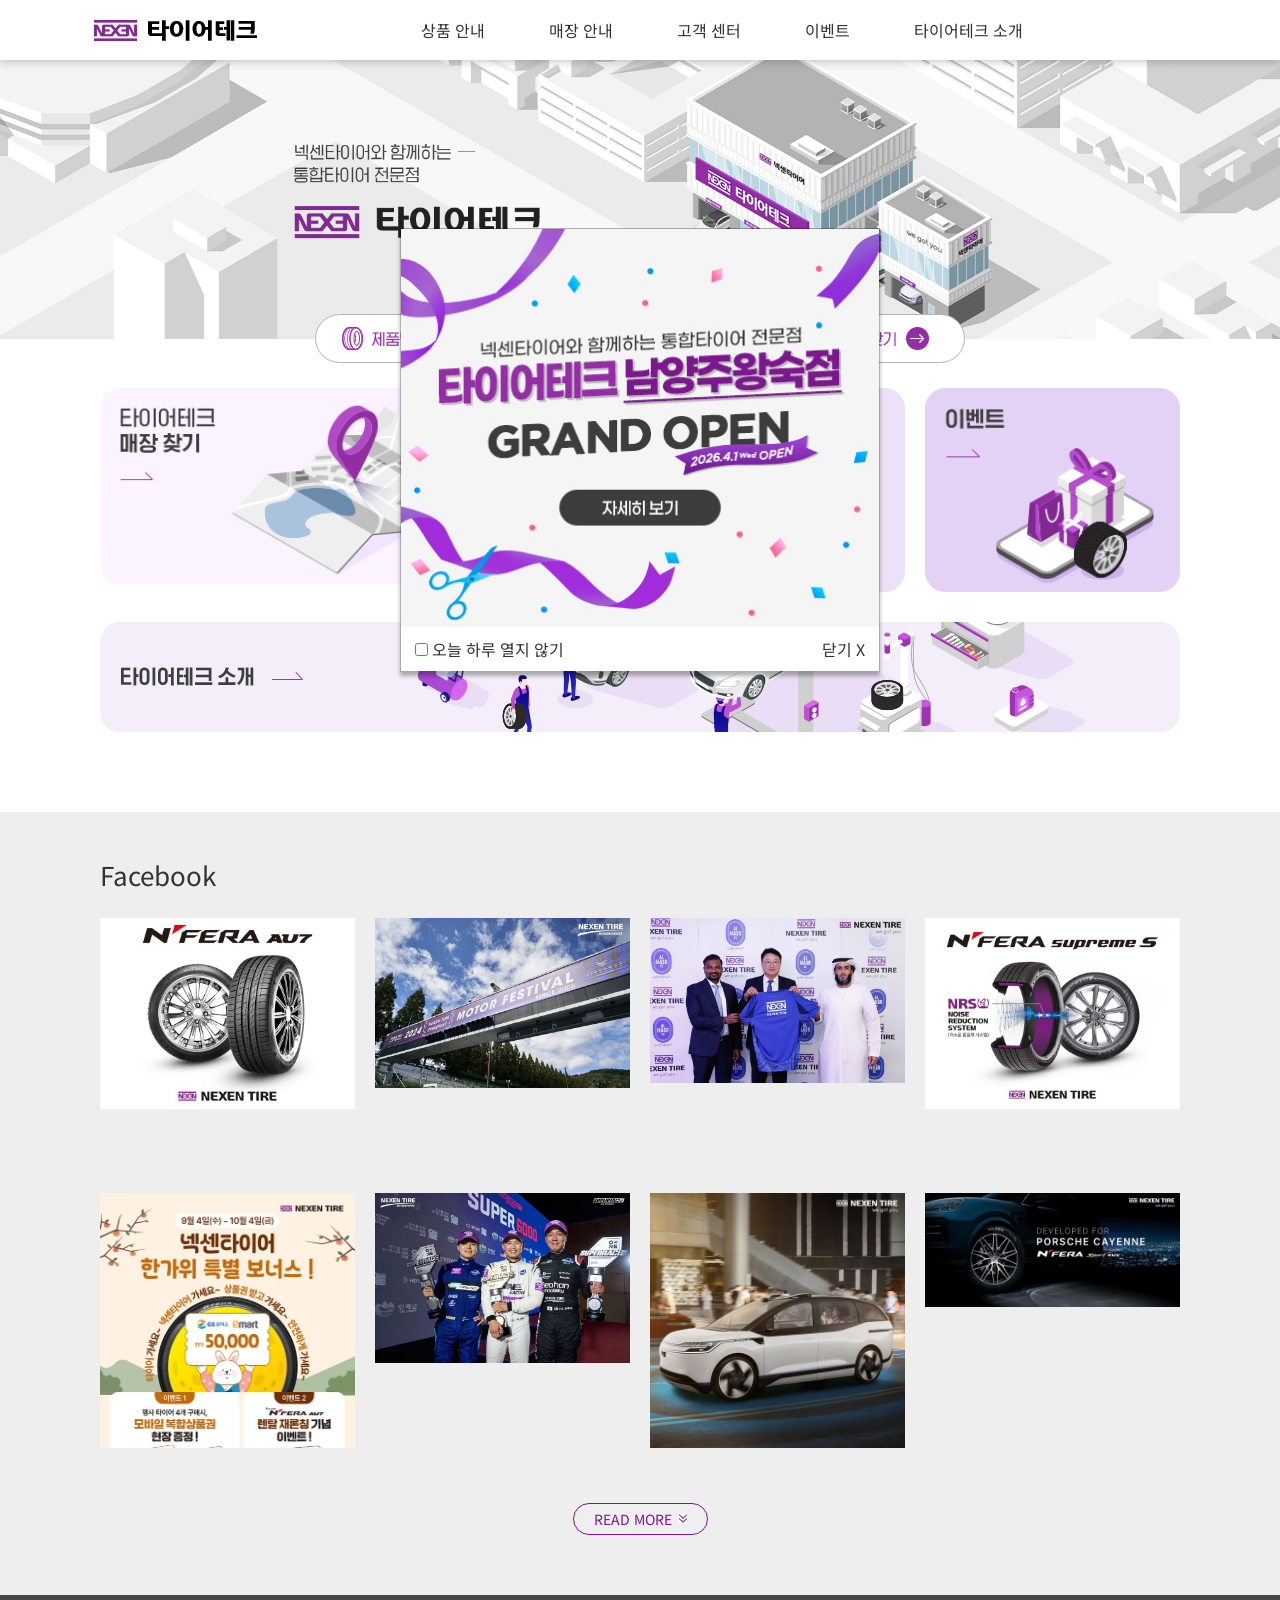
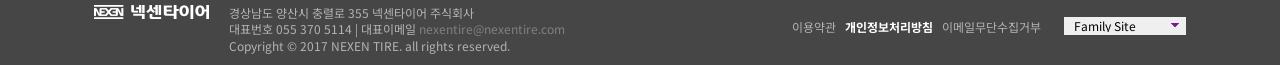
<file: index.html>
<!DOCTYPE html>
<html lang="ko">
<head>
    <meta charset="UTF-8">
    <meta name="viewport" content="width=device-width, initial-scale=1.0">
    <title>Tire-tech</title>
    
    <link rel="shortcut icon" href="img/favicon.ico" type="image/icon">
    <link rel="stylesheet" href="css/style.css">

    <script src="script/js.js" defer></script>
    <script src="script/index.js" defer></script>
</head>
<body>
    <div id="header_container">
        <header class="">
            <h1><a href="index.html">타이어테크</a></h1>
            <button class="trigger">
                <span class="bar"></span>
                <span class="bar"></span>
                <span class="bar"></span>
            </button>
            <nav class="gnb">
                <ul class="navList">
                    <li>
                        <a href="product1.html" class="mainBtn">
                            <span>상품 안내</span>
                            <div class="icon"></div>
                            <ul class="sub">
                                <li><a href="product1.html">내 차에 맞는 <br>타이어 찾기</a></li>
                                <li><a href="product2.html">승용차용</a></li>
                                <li><a href="product3.html">SUV용</a></li>
                                <li><a href="product4.html">전기차용</a></li>
                                <li><a href="product5.html">VAN & 소형트럭용</a></li>
                                <li><a href="product6.html">겨울용</a></li>
                                <li><a href="product7.html">보증제 안내</a></li>
                            </ul>
                        </a>
                    </li>
                    <li>
                        <a href="shop.html" class="mainBtn">
                            <span>매장 안내</span>
                            <div class="icon"></div>
                            <ul class="sub">
                                <li><a href="shop.html">매장 찾기</a></li>
                                <li><a href="shop.html">신규 매장 안내</a></li>
                                <li><a href="shop.html">우수 매장 안내</a></li>
                            </ul>
                        </a>
                    </li>
                    <li>
                        <a href="center.html" class="mainBtn">
                            <span>고객 센터</span>
                            <div class="icon"></div>
                            <ul class="sub">
                                <li><a href="center.html">공지</a></li>
                                <li><a href="center.html">고객 문의</a></li>
                                <li><a href="center.html">타이어 상식</a></li>
                                <li><a href="center.html">타이어 자가 진단</a></li>
                            </ul>
                        </a>
                    </li>
                    <li>
                        <a href="event.html" class="mainBtn">
                            <span>이벤트</span>
                            <div class="icon"></div>
                            <ul class="sub">
                                <li><a href="event.html">이벤트</a></li>
                            </ul>
                        </a>
                    </li>
                    <li>
                        <a href="about.html" class="mainBtn">
                            <span>타이어테크 소개</span>
                            <div class="icon"></div>
                            <ul class="sub">
                                <li><a href="about.html">타이어테크 소개</a></li>
                                <li><a href="about.html">타이어 테크</a></li>
                                <li><a href="about.html">가맹점 개설 안내</a></li>
                                <li><a href="about.html">광고/홍보</a></li>
                            </ul>
                        </a>
                    </li>
                </ul>
            </nav>
        </header>
        <div class="sub_shadow"></div>
    </div>

    <div id="visual">
        <img src="img/keyvisual2.jpg" alt="데스크탑용 이미지" class="desktop">
        <img src="img/m_keyvisual.jpg" alt="모바일용 이미지" class="mobile">
    </div>

    <main class="main_container">
        <section class="search_wrap">
            <article class="search">
                <ul>
                    <li>
                        <a href="#">
                            <img src="img/find_01.png" alt="d제품명으로 찾기" class="desktop">
                            <img src="img/m_find_01.png" alt="m제품명으로 찾기 이미지" class="mobile">
                        </a>
                    </li>
                    <li>
                        <a href="#">
                            <img src="img/find_02.png" alt="d차종으로 찾기" class="desktop">
                            <img src="img/m_find_02.png" alt="m차종으로 찾기 이미지" class="mobile">
                        </a>
                    </li>
                    <li>
                        <a href="#">
                            <img src="img/find_03.png" alt="d사이즈로 찾기" class="desktop">
                            <img src="img/m_find_03.png" alt="m사이즈로 찾기 이미지" class="mobile">
                        </a>
                    </li>
                </ul>
            </article>
        </section>
        <section class="service_wrap">
            <div class="service">
                <article class="service_item1">
                    <a href="#">
                        <img src="img/block3_01.png" alt="d타이어테크 매장 찾기" class="desktop">
                        <img src="img/m_block3_01.png" alt="m타이어테크 매장 찾기" class="mobile">
                    </a>
                </article>

                <article class="service_item2">
                    <a href="#">
                        <img src="img/block3_02.png" alt="d고객문의" class="desktop">
                        <img src="img/m_block3_02.png" alt="m고객문의" class="mobile">
                    </a>
                </article>

                <article class="service_item3">
                    <a href="#">
                        <img src="img/block3_03.png" alt="d이벤트" class="desktop">
                        <img src="img/m_block3_03.png" alt="m이벤트" class="mobile">
                    </a>
                </article>

                <article class="service_item4">
                    <a href="#">
                        <img src="img/block3_04.png" alt="d소개" class="desktop">
                        <img src="img/m_block3_04.png" alt="m소개" class="mobile">
                    </a>
                </article>
            </div>
        </section>
    </main>

    <div id="sns_container">
        <div class="sns">
            <h3>Facebook</h3>
            <ul class="item_wrap">
                <li class="item">
                    <a href="#">
                        <figure><img src="img/sns/sns01.jpg" alt=""></figure>
                    </a>
                </li>
                <li class="item">
                    <a href="#">
                        <figure><img src="img/sns/sns02.jpg" alt=""></figure>
                    </a>
                </li>
                <li class="item">
                    <a href="#">
                        <figure><img src="img/sns/sns03.jpg" alt=""></figure>
                    </a>
                </li>
                <li class="item">
                    <a href="#">
                        <figure><img src="img/sns/sns04.jpg" alt=""></figure>
                    </a>
                </li>
                <li class="item">
                    <a href="#">
                        <figure><img src="img/sns/sns05.jpg" alt=""></figure>
                    </a>
                </li>
                <li class="item">
                    <a href="#">
                        <figure><img src="img/sns/sns06.jpg" alt=""></figure>
                    </a>
                </li>
                <li class="item">
                    <a href="#">
                        <figure><img src="img/sns/sns07.jpg" alt=""></figure>
                    </a>
                </li>
                <li class="item">
                    <a href="#">
                        <figure><img src="img/sns/sns08.jpg" alt=""></figure>
                    </a>
                </li>
            </ul>
            <div class="more">
                <button class="moreBtn">
                    <span>READ MORE</span>
                </button>
            </div>
            <ul class="item_wrap itemWrap2">
                <li class="item">
                    <a href="#">
                        <figure><img src="img/sns/sns01.jpg" alt=""></figure>
                    </a>
                </li>
                <li class="item">
                    <a href="#">
                        <figure><img src="img/sns/sns02.jpg" alt=""></figure>
                    </a>
                </li>
                <li class="item">
                    <a href="#">
                        <figure><img src="img/sns/sns03.jpg" alt=""></figure>
                    </a>
                </li>
                <li class="item">
                    <a href="#">
                        <figure><img src="img/sns/sns04.jpg" alt=""></figure>
                    </a>
                </li>
                <li class="item">
                    <a href="#">
                        <figure><img src="img/sns/sns05.jpg" alt=""></figure>
                    </a>
                </li>
                <li class="item">
                    <a href="#">
                        <figure><img src="img/sns/sns06.jpg" alt=""></figure>
                    </a>
                </li>
                <li class="item">
                    <a href="#">
                        <figure><img src="img/sns/sns07.jpg" alt=""></figure>
                    </a>
                </li>
                <li class="item">
                    <a href="#">
                        <figure><img src="img/sns/sns08.jpg" alt=""></figure>
                    </a>
                </li>
            </ul>
        </div>
    </div>

    <div id="footer_container">
        <footer>
            <div class="logo">
                <img src="img/footer_logo.png" alt="타이어테크 footer">
            </div>
            <div class="info">
                경상남도 양산시 충렬로 355 넥센타이어 주식회사<br>
                대표번호 055 370 5114 | 대표이메일 <a href="mailto:nexentire@nexentire.com">nexentire@nexentire.com</a><br>
				Copyright &copy; 2017 NEXEN TIRE. all rights reserved.
            </div>
            <div class="familySite_wrap">
                <select id="fam" onchange=" if(this.value != '')window.open( this.value ); ">
					<option value="">Family Site</option>
					<option value="http://www.nexentire.com/">넥센타이어</option>
					<option value="http://www.tirerental.co.kr">넥스트레벨</option>
					<option value="http://www.nexencorp.co.kr/">㈜넥센</option>
					<option value="http://www.knn.co.kr/">KNN</option>
					<option value="http://www.facebook.com/nexentire.korea">넥센타이어 페이스북</option>
					<option value="http://www.youtube.com/user/nexentireglobal">넥센타이어 유튜브</option>
				</select>
            </div>
            <div class="link_wrap">
                <a href="#">이용약관</a>
                <a href="#">개인정보처리방침</a>
                <a href="#">이메일무단수집거부</a>
            </div>
        </footer>
    </div>

    <div id="popup">
        <div class="popup_content">
            <figure>
                <img src="img/banner1.jpg" alt="">
            </figure>
            <div class="popup_footer">
                <label>
                    <input type="checkbox"> 오늘 하루 열지 않기
                </label>
                <a href="#" class="popup_close">닫기 X</a>
            </div>
        </div>
    </div>
</body>
</html>
</file>
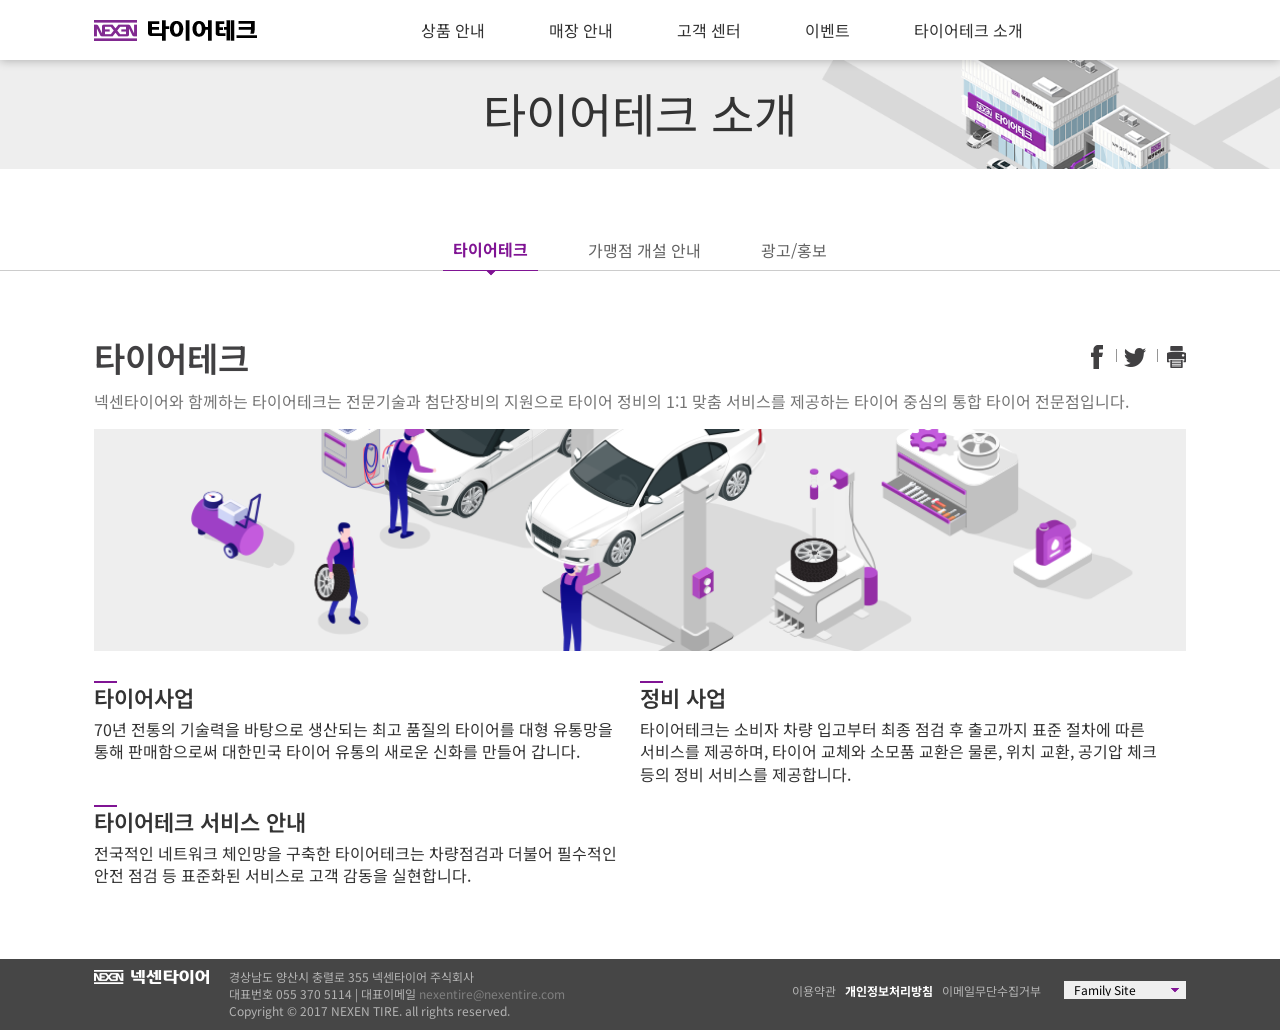
<file: about.html>
<!DOCTYPE html>
<html lang="ko">
<head>
    <meta charset="UTF-8">
    <meta name="viewport" content="width=device-width, initial-scale=1.0">
    <title>상품안내 Tire-tech</title>
    
    <link rel="shortcut icon" href="img/favicon.ico" type="image/icon">
    <link rel="stylesheet" href="css/style.css">

    <script src="script/js.js" defer></script>
</head>
<body>
    <div id="header_container">
        <header class="">
            <h1><a href="index.html">타이어테크</a></h1>
            <button class="trigger">
                <span class="bar"></span>
                <span class="bar"></span>
                <span class="bar"></span>
            </button>
            <nav class="gnb">
                <ul class="navList">
                    <li>
                        <a href="product1.html" class="mainBtn">
                            <span>상품 안내</span>
                            <div class="icon"></div>
                            <ul class="sub">
                                <li><a href="product1.html">내 차에 맞는 <br>타이어 찾기</a></li>
                                <li><a href="product2.html">승용차용</a></li>
                                <li><a href="product3.html">SUV용</a></li>
                                <li><a href="product4.html">전기차용</a></li>
                                <li><a href="product5.html">VAN & 소형트럭용</a></li>
                                <li><a href="product6.html">겨울용</a></li>
                                <li><a href="product7.html">보증제 안내</a></li>
                            </ul>
                        </a>
                    </li>
                    <li>
                        <a href="shop.html" class="mainBtn">
                            <span>매장 안내</span>
                            <div class="icon"></div>
                            <ul class="sub">
                                <li><a href="shop.html">매장 찾기</a></li>
                                <li><a href="shop.html">신규 매장 안내</a></li>
                                <li><a href="shop.html">우수 매장 안내</a></li>
                            </ul>
                        </a>
                    </li>
                    <li>
                        <a href="center.html" class="mainBtn">
                            <span>고객 센터</span>
                            <div class="icon"></div>
                            <ul class="sub">
                                <li><a href="center.html">공지</a></li>
                                <li><a href="center.html">고객 문의</a></li>
                                <li><a href="center.html">타이어 상식</a></li>
                                <li><a href="center.html">타이어 자가 진단</a></li>
                            </ul>
                        </a>
                    </li>
                    <li>
                        <a href="event.html" class="mainBtn">
                            <span>이벤트</span>
                            <div class="icon"></div>
                            <ul class="sub">
                                <li><a href="event.html">이벤트</a></li>
                            </ul>
                        </a>
                    </li>
                    <li>
                        <a href="about.html" class="mainBtn">
                            <span>타이어테크 소개</span>
                            <div class="icon"></div>
                            <ul class="sub">
                                <li><a href="about.html">타이어테크 소개</a></li>
                                <li><a href="about.html">타이어 테크</a></li>
                                <li><a href="about.html">가맹점 개설 안내</a></li>
                                <li><a href="about.html">광고/홍보</a></li>
                            </ul>
                        </a>
                    </li>
                </ul>
            </nav>
        </header>
        <div class="sub_shadow"></div>
    </div>

    <div id="sub_container">
        <div class="sub_visual">
            <div class="title">
                <h1>타이어테크 소개</h1>
            </div>
            <figure>
                <img src="img/sub/tiretech_keyvisual.png" alt="">
            </figure>
        </div>
        <!-- .sub_visual END -->
    </div>

    <div class="sub_nav">
        <div class="container">
            <table>
                <tr>		
                    <td class="active"><a href="about.html">타이어테크</a></td>
                    <td><a href="about.html">가맹점 개설 안내</a></td>
                    <td><a href="about.html">광고/홍보</a></td>
                </tr>
            </table>
        </div>
    </div>
    <!-- sub_nav END -->

    <!-- content_wrap -->
    <div class="content_wrap">
        <div class="container">
            <div class="sub_content">
                <!-- con_title -->
                <div class="con_title">
                    <div class="title_txt">
                        <h3>타이어테크</h3>
                        <span>넥센타이어와 함께하는 타이어테크는 전문기술과 첨단장비의 지원으로 타이어 정비의 1:1 맞춤 서비스를 제공하는 타이어 중심의 통합 타이어 전문점입니다.</span>
                    </div>
                    <div class="sns_btns">
                        <a href="#"><img src="img/sub/btn_sns1.gif" alt="페이스북"></a>
                        <a href="#"><img src="img/sub/btn_sns2.gif" alt="트위터"></a>
                        <a href="#"><img src="img/sub/btn_print.gif" alt="프린트"></a>
                    </div>
                </div>
                <!-- con_title END -->
            </div>

            <!-- sub_main -->
            <div class="sub_main">
                <!-- 서브 컨텐츠 내용들이 들어가는 곳 -->
                <figure class="title_img">
                    <img src="img/sub/tiretech_title.png" alt="">
                </figure>
            </div>
            <div class="tiretech_box_wrap">
                <ul>
                    <li>
                        <h4>타이어사업</h4>
                        <p>70년 전통의 기술력을 바탕으로 생산되는 최고 품질의 타이어를 대형 유통망을 통해 판매함으로써 대한민국 타이어 유통의 새로운 신화를 만들어 갑니다.</p>
                    </li>
                    <li>
                        <h4>정비 사업</h4>
                        <p>타이어테크는 소비자 차량 입고부터 최종 점검 후 출고까지 표준 절차에 따른 서비스를 제공하며, 타이어 교체와 소모품 교환은 물론, 위치 교환, 공기압 체크 등의 정비 서비스를 제공합니다.</p>
                    </li>
                    <li>
                        <h4>타이어테크 서비스 안내</h4>
                        <p>전국적인 네트워크 체인망을 구축한 타이어테크는 차량점검과 더불어 필수적인 안전 점검 등 표준화된 서비스로 고객 감동을 실현합니다.</p>
                    </li>
                </ul>
            </div>
            <!-- sub_main END -->
        </div>
    </div>
    <!-- content_wrap END -->

    <div id="footer_container">
        <footer>
            <div class="logo">
                <img src="img/footer_logo.png" alt="타이어테크 footer">
            </div>
            <div class="info">
                경상남도 양산시 충렬로 355 넥센타이어 주식회사<br>
                대표번호 055 370 5114 | 대표이메일 <a href="mailto:nexentire@nexentire.com">nexentire@nexentire.com</a><br>
				Copyright &copy; 2017 NEXEN TIRE. all rights reserved.
            </div>
            <div class="familySite_wrap">
                <select id="fam" onchange=" if(this.value != '')window.open( this.value ); ">
					<option value="">Family Site</option>
					<option value="http://www.nexentire.com/">넥센타이어</option>
					<option value="http://www.tirerental.co.kr">넥스트레벨</option>
					<option value="http://www.nexencorp.co.kr/">㈜넥센</option>
					<option value="http://www.knn.co.kr/">KNN</option>
					<option value="http://www.facebook.com/nexentire.korea">넥센타이어 페이스북</option>
					<option value="http://www.youtube.com/user/nexentireglobal">넥센타이어 유튜브</option>
				</select>
            </div>
            <div class="link_wrap">
                <a href="#">이용약관</a>
                <a href="#">개인정보처리방침</a>
                <a href="#">이메일무단수집거부</a>
            </div>
        </footer>
    </div>
</body>
</html>
</file>
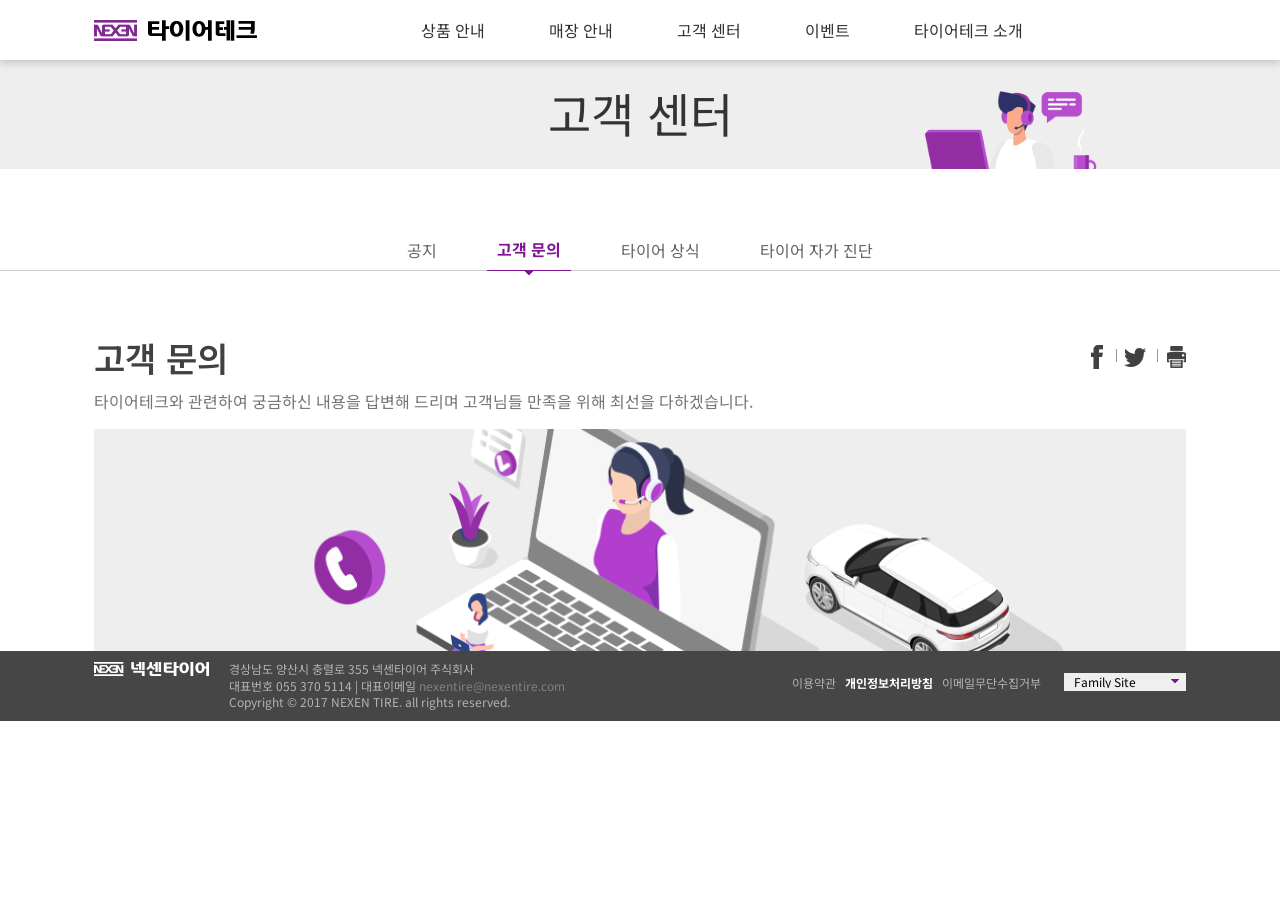
<file: center.html>
<!DOCTYPE html>
<html lang="ko">
<head>
    <meta charset="UTF-8">
    <meta name="viewport" content="width=device-width, initial-scale=1.0">
    <title>상품안내 Tire-tech</title>
    
    <link rel="shortcut icon" href="img/favicon.ico" type="image/icon">
    <link rel="stylesheet" href="css/style.css">

    <script src="script/js.js" defer></script>
</head>
<body>
    <div id="header_container">
        <header class="">
            <h1><a href="index.html">타이어테크</a></h1>
            <button class="trigger">
                <span class="bar"></span>
                <span class="bar"></span>
                <span class="bar"></span>
            </button>
            <nav class="gnb">
                <ul class="navList">
                    <li>
                        <a href="product1.html" class="mainBtn">
                            <span>상품 안내</span>
                            <div class="icon"></div>
                            <ul class="sub">
                                <li><a href="product1.html">내 차에 맞는 <br>타이어 찾기</a></li>
                                <li><a href="product2.html">승용차용</a></li>
                                <li><a href="product3.html">SUV용</a></li>
                                <li><a href="product4.html">전기차용</a></li>
                                <li><a href="product5.html">VAN & 소형트럭용</a></li>
                                <li><a href="product6.html">겨울용</a></li>
                                <li><a href="product7.html">보증제 안내</a></li>
                            </ul>
                        </a>
                    </li>
                    <li>
                        <a href="shop.html" class="mainBtn">
                            <span>매장 안내</span>
                            <div class="icon"></div>
                            <ul class="sub">
                                <li><a href="shop.html">매장 찾기</a></li>
                                <li><a href="shop.html">신규 매장 안내</a></li>
                                <li><a href="shop.html">우수 매장 안내</a></li>
                            </ul>
                        </a>
                    </li>
                    <li>
                        <a href="center.html" class="mainBtn">
                            <span>고객 센터</span>
                            <div class="icon"></div>
                            <ul class="sub">
                                <li><a href="center.html">공지</a></li>
                                <li><a href="center.html">고객 문의</a></li>
                                <li><a href="center.html">타이어 상식</a></li>
                                <li><a href="center.html">타이어 자가 진단</a></li>
                            </ul>
                        </a>
                    </li>
                    <li>
                        <a href="event.html" class="mainBtn">
                            <span>이벤트</span>
                            <div class="icon"></div>
                            <ul class="sub">
                                <li><a href="event.html">이벤트</a></li>
                            </ul>
                        </a>
                    </li>
                    <li>
                        <a href="about.html" class="mainBtn">
                            <span>타이어테크 소개</span>
                            <div class="icon"></div>
                            <ul class="sub">
                                <li><a href="about.html">타이어테크 소개</a></li>
                                <li><a href="about.html">타이어 테크</a></li>
                                <li><a href="about.html">가맹점 개설 안내</a></li>
                                <li><a href="about.html">광고/홍보</a></li>
                            </ul>
                        </a>
                    </li>
                </ul>
            </nav>
        </header>
        <div class="sub_shadow"></div>
    </div>

    <div id="sub_container">
        <div class="sub_visual">
            <div class="title">
                <h1>고객 센터</h1>
            </div>
            <figure>
                <img src="img/sub/customer_keyvisual.png" alt="">
            </figure>
        </div>
        <!-- .sub_visual END -->
    </div>

    <div class="sub_nav">
        <div class="container">
            <table>
                <tr>			
                    <td><a href="center.html">공지</a></td>
                    <td class="active"><a href="center.html">고객 문의</a></td>
                    <td><a href="center.html">타이어 상식</a></td>
                    <td><a href="center.html">타이어 자가 진단</a></td>
                </tr>
            </table>
        </div>
    </div>
    <!-- sub_nav END -->

    <!-- content_wrap -->
    <div class="content_wrap">
        <div class="container">
            <div class="sub_content">
                <!-- con_title -->
                <div class="con_title">
                    <div class="title_txt">
                        <h3>고객 문의</h3>
                        <span>타이어테크와 관련하여 궁금하신 내용을 답변해 드리며 고객님들 만족을 위해 최선을 다하겠습니다.</span>
                    </div>
                    <div class="sns_btns">
                        <a href="#"><img src="img/sub/btn_sns1.gif" alt="페이스북"></a>
                        <a href="#"><img src="img/sub/btn_sns2.gif" alt="트위터"></a>
                        <a href="#"><img src="img/sub/btn_print.gif" alt="프린트"></a>
                    </div>
                </div>
                <!-- con_title END -->
            </div>

            <!-- sub_main -->
            <div class="sub_main">
                <!-- 서브 컨텐츠 내용들이 들어가는 곳 -->
                <figure class="title_img">
                    <img src="img/sub/qna_title.png" alt="">
                </figure>
            </div>
            <!-- sub_main END -->

        </div>
    </div>
    <!-- content_wrap END -->

    <div id="footer_container">
        <footer>
            <div class="logo">
                <img src="img/footer_logo.png" alt="타이어테크 footer">
            </div>
            <div class="info">
                경상남도 양산시 충렬로 355 넥센타이어 주식회사<br>
                대표번호 055 370 5114 | 대표이메일 <a href="mailto:nexentire@nexentire.com">nexentire@nexentire.com</a><br>
				Copyright &copy; 2017 NEXEN TIRE. all rights reserved.
            </div>
            <div class="familySite_wrap">
                <select id="fam" onchange=" if(this.value != '')window.open( this.value ); ">
					<option value="">Family Site</option>
					<option value="http://www.nexentire.com/">넥센타이어</option>
					<option value="http://www.tirerental.co.kr">넥스트레벨</option>
					<option value="http://www.nexencorp.co.kr/">㈜넥센</option>
					<option value="http://www.knn.co.kr/">KNN</option>
					<option value="http://www.facebook.com/nexentire.korea">넥센타이어 페이스북</option>
					<option value="http://www.youtube.com/user/nexentireglobal">넥센타이어 유튜브</option>
				</select>
            </div>
            <div class="link_wrap">
                <a href="#">이용약관</a>
                <a href="#">개인정보처리방침</a>
                <a href="#">이메일무단수집거부</a>
            </div>
        </footer>
    </div>
</body>
</html>
</file>
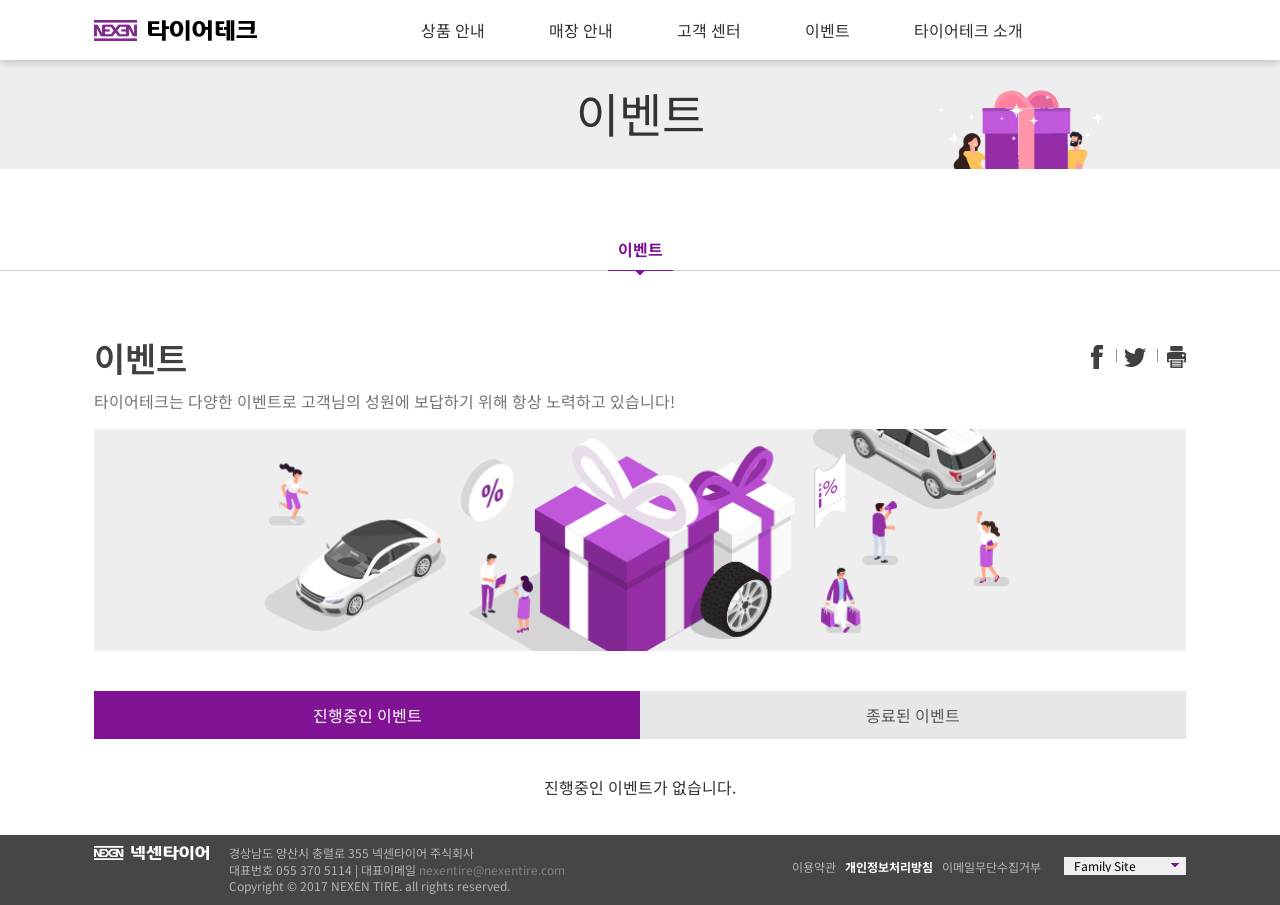
<file: event.html>
<!DOCTYPE html>
<html lang="ko">
<head>
    <meta charset="UTF-8">
    <meta name="viewport" content="width=device-width, initial-scale=1.0">
    <title>상품안내 Tire-tech</title>
    
    <link rel="shortcut icon" href="img/favicon.ico" type="image/icon">
    <link rel="stylesheet" href="css/style.css">

    <script src="script/js.js" defer></script>
</head>
<body>
    <div id="header_container">
        <header class="">
            <h1><a href="index.html">타이어테크</a></h1>
            <button class="trigger">
                <span class="bar"></span>
                <span class="bar"></span>
                <span class="bar"></span>
            </button>
            <nav class="gnb">
                <ul class="navList">
                    <li>
                        <a href="product1.html" class="mainBtn">
                            <span>상품 안내</span>
                            <div class="icon"></div>
                            <ul class="sub">
                                <li><a href="product1.html">내 차에 맞는 <br>타이어 찾기</a></li>
                                <li><a href="product2.html">승용차용</a></li>
                                <li><a href="product3.html">SUV용</a></li>
                                <li><a href="product4.html">전기차용</a></li>
                                <li><a href="product5.html">VAN & 소형트럭용</a></li>
                                <li><a href="product6.html">겨울용</a></li>
                                <li><a href="product7.html">보증제 안내</a></li>
                            </ul>
                        </a>
                    </li>
                    <li>
                        <a href="shop.html" class="mainBtn">
                            <span>매장 안내</span>
                            <div class="icon"></div>
                            <ul class="sub">
                                <li><a href="shop.html">매장 찾기</a></li>
                                <li><a href="shop.html">신규 매장 안내</a></li>
                                <li><a href="shop.html">우수 매장 안내</a></li>
                            </ul>
                        </a>
                    </li>
                    <li>
                        <a href="center.html" class="mainBtn">
                            <span>고객 센터</span>
                            <div class="icon"></div>
                            <ul class="sub">
                                <li><a href="center.html">공지</a></li>
                                <li><a href="center.html">고객 문의</a></li>
                                <li><a href="center.html">타이어 상식</a></li>
                                <li><a href="center.html">타이어 자가 진단</a></li>
                            </ul>
                        </a>
                    </li>
                    <li>
                        <a href="event.html" class="mainBtn">
                            <span>이벤트</span>
                            <div class="icon"></div>
                            <ul class="sub">
                                <li><a href="event.html">이벤트</a></li>
                            </ul>
                        </a>
                    </li>
                    <li>
                        <a href="about.html" class="mainBtn">
                            <span>타이어테크 소개</span>
                            <div class="icon"></div>
                            <ul class="sub">
                                <li><a href="about.html">타이어테크 소개</a></li>
                                <li><a href="about.html">타이어 테크</a></li>
                                <li><a href="about.html">가맹점 개설 안내</a></li>
                                <li><a href="about.html">광고/홍보</a></li>
                            </ul>
                        </a>
                    </li>
                </ul>
            </nav>
        </header>
        <div class="sub_shadow"></div>
    </div>

    <div id="sub_container">
        <div class="sub_visual">
            <div class="title">
                <h1>이벤트</h1>
            </div>
            <figure>
                <img src="img/sub/event_keyvisual.jpg" alt="">
            </figure>
        </div>
        <!-- .sub_visual END -->
    </div>

    <div class="sub_nav">
        <div class="container">
            <table>
                <tr>
                    <td class="active"><a href="event.html">이벤트</a></td>
                </tr>
            </table>
        </div>
    </div>
    <!-- sub_nav END -->

    <!-- content_wrap -->
    <div class="content_wrap">
        <div class="container">
            <div class="sub_content">
                <!-- con_title -->
                <div class="con_title">
                    <div class="title_txt">
                        <h3>이벤트</h3>
                        <span>타이어테크는 다양한 이벤트로 고객님의 성원에 보답하기 위해 항상 노력하고 있습니다!</span>
                    </div>
                    <div class="sns_btns">
                        <a href="#"><img src="img/sub/btn_sns1.gif" alt="페이스북"></a>
                        <a href="#"><img src="img/sub/btn_sns2.gif" alt="트위터"></a>
                        <a href="#"><img src="img/sub/btn_print.gif" alt="프린트"></a>
                    </div>
                </div>
                <!-- con_title END -->
            </div>

            <!-- sub_main -->
            <div class="sub_main">
                <!-- 서브 컨텐츠 내용들이 들어가는 곳 -->
                <figure class="title_img">
                    <img src="img/sub/event_title.png" alt="">
                </figure>
                <div class="event_btn_wrap">
                    <ul class="tab_btn">
                        <li><a href="#">진행중인 이벤트</a></li>
                        <li><a href="#">종료된 이벤트</a></li>
                    </ul>
                    <article class="tab_content">
                        <div><p>진행중인 이벤트가 없습니다.</p></div>
                        <div>
                            <p><img src="img/event_old.png" alt=""></p>
                        </div>
                    </article>
                </div>
            </div>
            <!-- sub_main END -->

        </div>
    </div>
    <!-- content_wrap END -->

    <div id="footer_container">
        <footer>
            <div class="logo">
                <img src="img/footer_logo.png" alt="타이어테크 footer">
            </div>
            <div class="info">
                경상남도 양산시 충렬로 355 넥센타이어 주식회사<br>
                대표번호 055 370 5114 | 대표이메일 <a href="mailto:nexentire@nexentire.com">nexentire@nexentire.com</a><br>
				Copyright &copy; 2017 NEXEN TIRE. all rights reserved.
            </div>
            <div class="familySite_wrap">
                <select id="fam" onchange=" if(this.value != '')window.open( this.value ); ">
					<option value="">Family Site</option>
					<option value="http://www.nexentire.com/">넥센타이어</option>
					<option value="http://www.tirerental.co.kr">넥스트레벨</option>
					<option value="http://www.nexencorp.co.kr/">㈜넥센</option>
					<option value="http://www.knn.co.kr/">KNN</option>
					<option value="http://www.facebook.com/nexentire.korea">넥센타이어 페이스북</option>
					<option value="http://www.youtube.com/user/nexentireglobal">넥센타이어 유튜브</option>
				</select>
            </div>
            <div class="link_wrap">
                <a href="#">이용약관</a>
                <a href="#">개인정보처리방침</a>
                <a href="#">이메일무단수집거부</a>
            </div>
        </footer>
    </div>
    <script>
        // event 페이지의 tab
        const eventBtns = document.querySelectorAll('.tab_btn li');
        const tabContent = document.querySelectorAll('.tab_content > div');

        eventBtns.forEach((btn, idx)=>{
            btn.addEventListener('click', (e)=>{
                e.preventDefault();

                eventBtns.forEach(li=>li.classList.remove('active'));
                tabContent.forEach(con=>con.classList.remove('active'));

                btn.classList.add('active');
                tabContent[idx].classList.add('active');
            })
        })
        eventBtns[0].classList.add('active');
        tabContent[0].classList.add('active');
    </script>
</body>
</html>
</file>
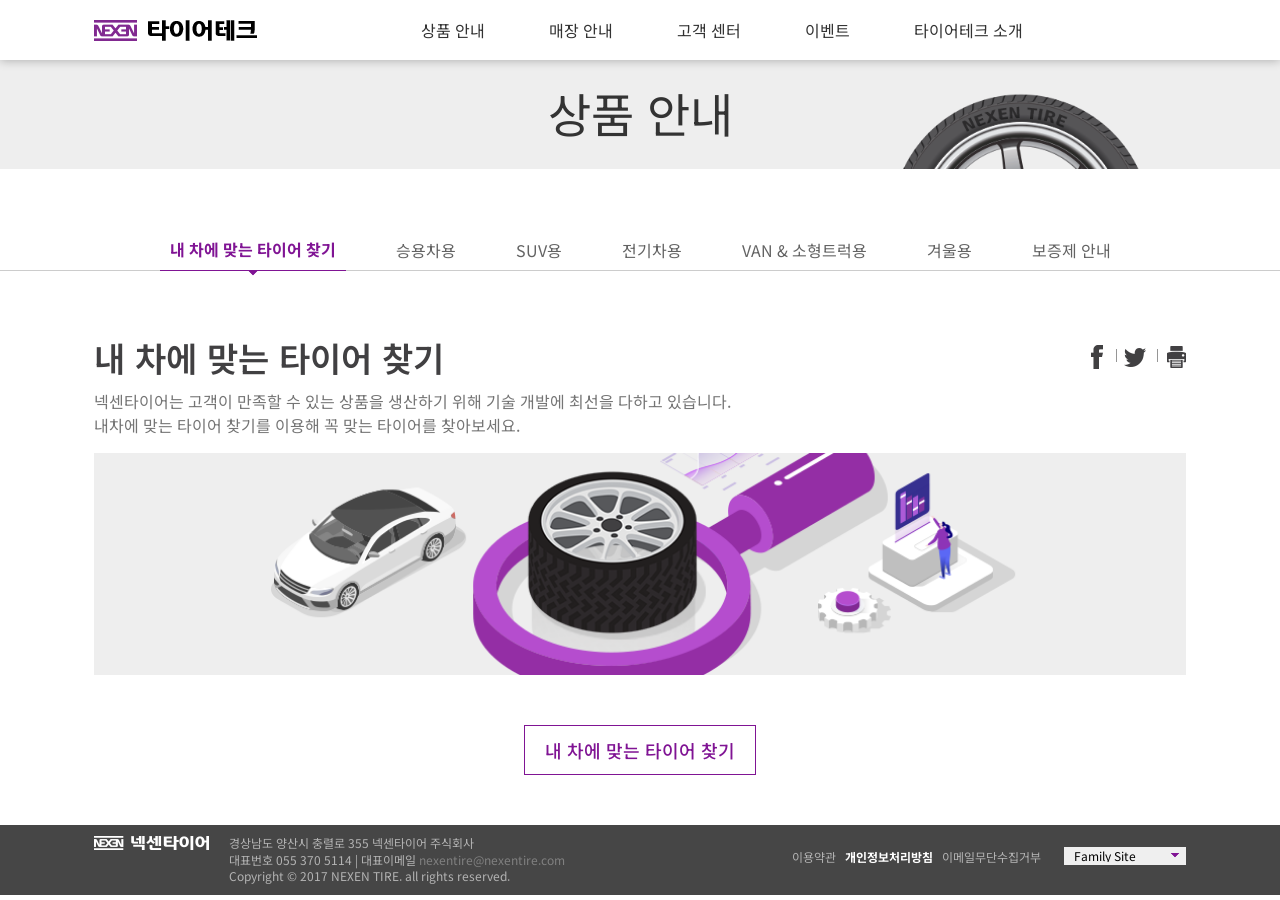
<file: product1.html>
<!DOCTYPE html>
<html lang="ko">
<head>
    <meta charset="UTF-8">
    <meta name="viewport" content="width=device-width, initial-scale=1.0">
    <title>상품안내 Tire-tech</title>
    
    <link rel="shortcut icon" href="img/favicon.ico" type="image/icon">
    <link rel="stylesheet" href="css/style.css">

    <script src="script/js.js" defer></script>
</head>
<body>
    <div id="header_container">
        <header class="">
            <h1><a href="index.html">타이어테크</a></h1>
            <button class="trigger">
                <span class="bar"></span>
                <span class="bar"></span>
                <span class="bar"></span>
            </button>
            <nav class="gnb">
                <ul class="navList">
                    <li>
                        <a href="product1.html" class="mainBtn">
                            <span>상품 안내</span>
                            <div class="icon"></div>
                            <ul class="sub">
                                <li><a href="product1.html">내 차에 맞는 <br>타이어 찾기</a></li>
                                <li><a href="product2.html">승용차용</a></li>
                                <li><a href="product3.html">SUV용</a></li>
                                <li><a href="product4.html">전기차용</a></li>
                                <li><a href="product5.html">VAN & 소형트럭용</a></li>
                                <li><a href="product6.html">겨울용</a></li>
                                <li><a href="product7.html">보증제 안내</a></li>
                            </ul>
                        </a>
                    </li>
                    <li>
                        <a href="shop.html" class="mainBtn">
                            <span>매장 안내</span>
                            <div class="icon"></div>
                            <ul class="sub">
                                <li><a href="shop.html">매장 찾기</a></li>
                                <li><a href="shop.html">신규 매장 안내</a></li>
                                <li><a href="shop.html">우수 매장 안내</a></li>
                            </ul>
                        </a>
                    </li>
                    <li>
                        <a href="center.html" class="mainBtn">
                            <span>고객 센터</span>
                            <div class="icon"></div>
                            <ul class="sub">
                                <li><a href="center.html">공지</a></li>
                                <li><a href="center.html">고객 문의</a></li>
                                <li><a href="center.html">타이어 상식</a></li>
                                <li><a href="center.html">타이어 자가 진단</a></li>
                            </ul>
                        </a>
                    </li>
                    <li>
                        <a href="event.html" class="mainBtn">
                            <span>이벤트</span>
                            <div class="icon"></div>
                            <ul class="sub">
                                <li><a href="event.html">이벤트</a></li>
                            </ul>
                        </a>
                    </li>
                    <li>
                        <a href="about.html" class="mainBtn">
                            <span>타이어테크 소개</span>
                            <div class="icon"></div>
                            <ul class="sub">
                                <li><a href="about.html">타이어테크 소개</a></li>
                                <li><a href="about.html">타이어 테크</a></li>
                                <li><a href="about.html">가맹점 개설 안내</a></li>
                                <li><a href="about.html">광고/홍보</a></li>
                            </ul>
                        </a>
                    </li>
                </ul>
            </nav>
        </header>
        <div class="sub_shadow"></div>
    </div>

    <div id="sub_container">
        <div class="sub_visual">
            <div class="title">
                <h1>상품 안내</h1>
            </div>
            <figure>
                <img src="img/sub/product_keyvisual.png" alt="">
            </figure>
        </div>
        <!-- .sub_visual END -->
    </div>

    <div class="sub_nav">
        <div class="container">
            <table>
                <tr>
                    <td class="active"><a href="product1.html">내 차에 맞는 타이어 찾기</a></td>
                    <td><a href="product2.html">승용차용</a></td>
                    <td><a href="product3.html">SUV용</a></td>
                    <td><a href="product4.html">전기차용</a></td>
                    <td><a href="product5.html">VAN & 소형트럭용</a></td>
                    <td><a href="product6.html">겨울용</a></td>
                    <td><a href="product7.html">보증제 안내</a></td>
                </tr>
            </table>
        </div>
    </div>
    <!-- sub_nav END -->

    <!-- content_wrap -->
    <div class="content_wrap">
        <div class="container">
            <div class="sub_content">
                <!-- con_title -->
                <div class="con_title">
                    <div class="title_txt">
                        <h3>내 차에 맞는 타이어 찾기</h3>
                        <span>넥센타이어는 고객이 만족할 수 있는 상품을 생산하기 위해 기술 개발에 최선을 다하고 있습니다.<br>내차에 맞는 타이어 찾기를 이용해 꼭 맞는 타이어를 찾아보세요.</span>
                    </div>
                    <div class="sns_btns">
                        <a href="#"><img src="img/sub/btn_sns1.gif" alt="페이스북"></a>
                        <a href="#"><img src="img/sub/btn_sns2.gif" alt="트위터"></a>
                        <a href="#"><img src="img/sub/btn_print.gif" alt="프린트"></a>
                    </div>
                </div>
                <!-- con_title END -->
            </div>

            <!-- sub_main -->
            <div class="sub_main">
                <!-- 서브 컨텐츠 내용들이 들어가는 곳 -->
                <figure class="title_img">
                    <img src="img/sub/find_tire_title.png" alt="">
                </figure>
                <div class="find_btn_wrap">
                    <button class="btn">내 차에 맞는 타이어 찾기</button>
                </div>
            </div>
            <!-- sub_main END -->

        </div>
    </div>
    <!-- content_wrap END -->

    <div id="footer_container">
        <footer>
            <div class="logo">
                <img src="img/footer_logo.png" alt="타이어테크 footer">
            </div>
            <div class="info">
                경상남도 양산시 충렬로 355 넥센타이어 주식회사<br>
                대표번호 055 370 5114 | 대표이메일 <a href="mailto:nexentire@nexentire.com">nexentire@nexentire.com</a><br>
				Copyright &copy; 2017 NEXEN TIRE. all rights reserved.
            </div>
            <div class="familySite_wrap">
                <select id="fam" onchange=" if(this.value != '')window.open( this.value ); ">
					<option value="">Family Site</option>
					<option value="http://www.nexentire.com/">넥센타이어</option>
					<option value="http://www.tirerental.co.kr">넥스트레벨</option>
					<option value="http://www.nexencorp.co.kr/">㈜넥센</option>
					<option value="http://www.knn.co.kr/">KNN</option>
					<option value="http://www.facebook.com/nexentire.korea">넥센타이어 페이스북</option>
					<option value="http://www.youtube.com/user/nexentireglobal">넥센타이어 유튜브</option>
				</select>
            </div>
            <div class="link_wrap">
                <a href="#">이용약관</a>
                <a href="#">개인정보처리방침</a>
                <a href="#">이메일무단수집거부</a>
            </div>
        </footer>
    </div>
</body>
</html>
</file>
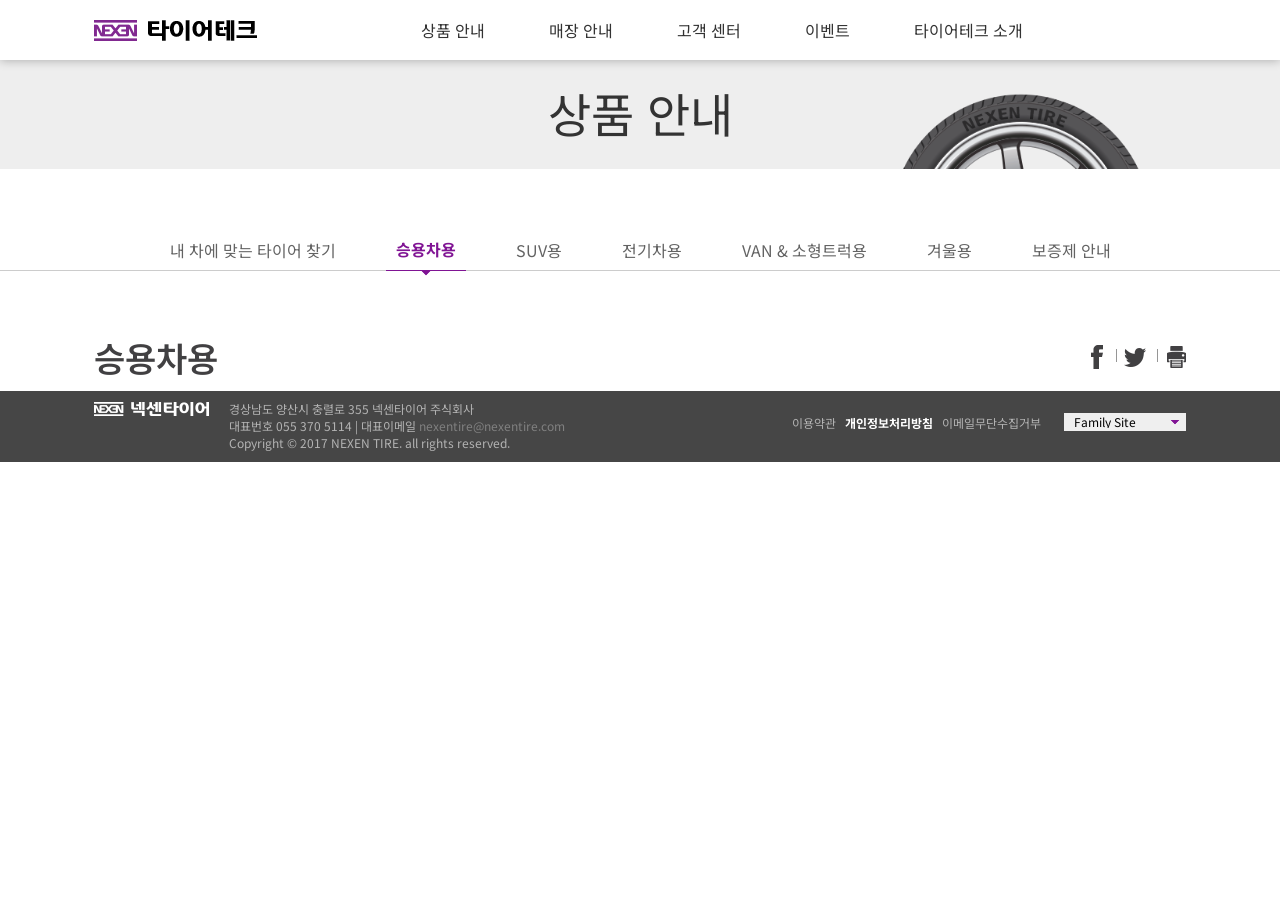
<file: product2.html>
<!DOCTYPE html>
<html lang="ko">
<head>
    <meta charset="UTF-8">
    <meta name="viewport" content="width=device-width, initial-scale=1.0">
    <title>상품안내 Tire-tech</title>
    
    <link rel="shortcut icon" href="img/favicon.ico" type="image/icon">
    <link rel="stylesheet" href="css/style.css">

    <script src="script/js.js" defer></script>
</head>
<body>
    <div id="header_container">
        <header class="">
            <h1><a href="index.html">타이어테크</a></h1>
            <button class="trigger">
                <span class="bar"></span>
                <span class="bar"></span>
                <span class="bar"></span>
            </button>
            <nav class="gnb">
                <ul class="navList">
                    <li>
                        <a href="product1.html" class="mainBtn">
                            <span>상품 안내</span>
                            <div class="icon"></div>
                            <ul class="sub">
                                <li><a href="product1.html">내 차에 맞는 <br>타이어 찾기</a></li>
                                <li><a href="product2.html">승용차용</a></li>
                                <li><a href="product3.html">SUV용</a></li>
                                <li><a href="product4.html">전기차용</a></li>
                                <li><a href="product5.html">VAN & 소형트럭용</a></li>
                                <li><a href="product6.html">겨울용</a></li>
                                <li><a href="product7.html">보증제 안내</a></li>
                            </ul>
                        </a>
                    </li>
                    <li>
                        <a href="shop.html" class="mainBtn">
                            <span>매장 안내</span>
                            <div class="icon"></div>
                            <ul class="sub">
                                <li><a href="shop.html">매장 찾기</a></li>
                                <li><a href="shop.html">신규 매장 안내</a></li>
                                <li><a href="shop.html">우수 매장 안내</a></li>
                            </ul>
                        </a>
                    </li>
                    <li>
                        <a href="center.html" class="mainBtn">
                            <span>고객 센터</span>
                            <div class="icon"></div>
                            <ul class="sub">
                                <li><a href="center.html">공지</a></li>
                                <li><a href="center.html">고객 문의</a></li>
                                <li><a href="center.html">타이어 상식</a></li>
                                <li><a href="center.html">타이어 자가 진단</a></li>
                            </ul>
                        </a>
                    </li>
                    <li>
                        <a href="event.html" class="mainBtn">
                            <span>이벤트</span>
                            <div class="icon"></div>
                            <ul class="sub">
                                <li><a href="event.html">이벤트</a></li>
                            </ul>
                        </a>
                    </li>
                    <li>
                        <a href="about.html" class="mainBtn">
                            <span>타이어테크 소개</span>
                            <div class="icon"></div>
                            <ul class="sub">
                                <li><a href="about.html">타이어테크 소개</a></li>
                                <li><a href="about.html">타이어 테크</a></li>
                                <li><a href="about.html">가맹점 개설 안내</a></li>
                                <li><a href="about.html">광고/홍보</a></li>
                            </ul>
                        </a>
                    </li>
                </ul>
            </nav>
        </header>
        <div class="sub_shadow"></div>
    </div>

    <div id="sub_container">
        <div class="sub_visual">
            <div class="title">
                <h1>상품 안내</h1>
            </div>
            <figure>
                <img src="img/sub/product_keyvisual.png" alt="">
            </figure>
        </div>
        <!-- .sub_visual END -->
    </div>

    <div class="sub_nav">
        <div class="container">
            <table>
                <tr>
                    <td><a href="product1.html">내 차에 맞는 타이어 찾기</a></td>
                    <td class="active"><a href="product2.html">승용차용</a></td>
                    <td><a href="product3.html">SUV용</a></td>
                    <td><a href="product4.html">전기차용</a></td>
                    <td><a href="product5.html">VAN & 소형트럭용</a></td>
                    <td><a href="product6.html">겨울용</a></td>
                    <td><a href="product7.html">보증제 안내</a></td>
                </tr>
            </table>
        </div>
    </div>
    <!-- sub_nav END -->

    <!-- content_wrap -->
    <div class="content_wrap">
        <div class="container">
            <div class="sub_content">
                <!-- con_title -->
                <div class="con_title">
                    <div class="title_txt">
                        <h3>승용차용</h3>
                    </div>
                    <div class="sns_btns">
                        <a href="#"><img src="img/sub/btn_sns1.gif" alt="페이스북"></a>
                        <a href="#"><img src="img/sub/btn_sns2.gif" alt="트위터"></a>
                        <a href="#"><img src="img/sub/btn_print.gif" alt="프린트"></a>
                    </div>
                </div>
                <!-- con_title END -->
            </div>
        </div>
    </div>
    <!-- content_wrap END -->

    <div id="footer_container">
        <footer>
            <div class="logo">
                <img src="img/footer_logo.png" alt="타이어테크 footer">
            </div>
            <div class="info">
                경상남도 양산시 충렬로 355 넥센타이어 주식회사<br>
                대표번호 055 370 5114 | 대표이메일 <a href="mailto:nexentire@nexentire.com">nexentire@nexentire.com</a><br>
				Copyright &copy; 2017 NEXEN TIRE. all rights reserved.
            </div>
            <div class="familySite_wrap">
                <select id="fam" onchange=" if(this.value != '')window.open( this.value ); ">
					<option value="">Family Site</option>
					<option value="http://www.nexentire.com/">넥센타이어</option>
					<option value="http://www.tirerental.co.kr">넥스트레벨</option>
					<option value="http://www.nexencorp.co.kr/">㈜넥센</option>
					<option value="http://www.knn.co.kr/">KNN</option>
					<option value="http://www.facebook.com/nexentire.korea">넥센타이어 페이스북</option>
					<option value="http://www.youtube.com/user/nexentireglobal">넥센타이어 유튜브</option>
				</select>
            </div>
            <div class="link_wrap">
                <a href="#">이용약관</a>
                <a href="#">개인정보처리방침</a>
                <a href="#">이메일무단수집거부</a>
            </div>
        </footer>
    </div>
</body>
</html>
</file>
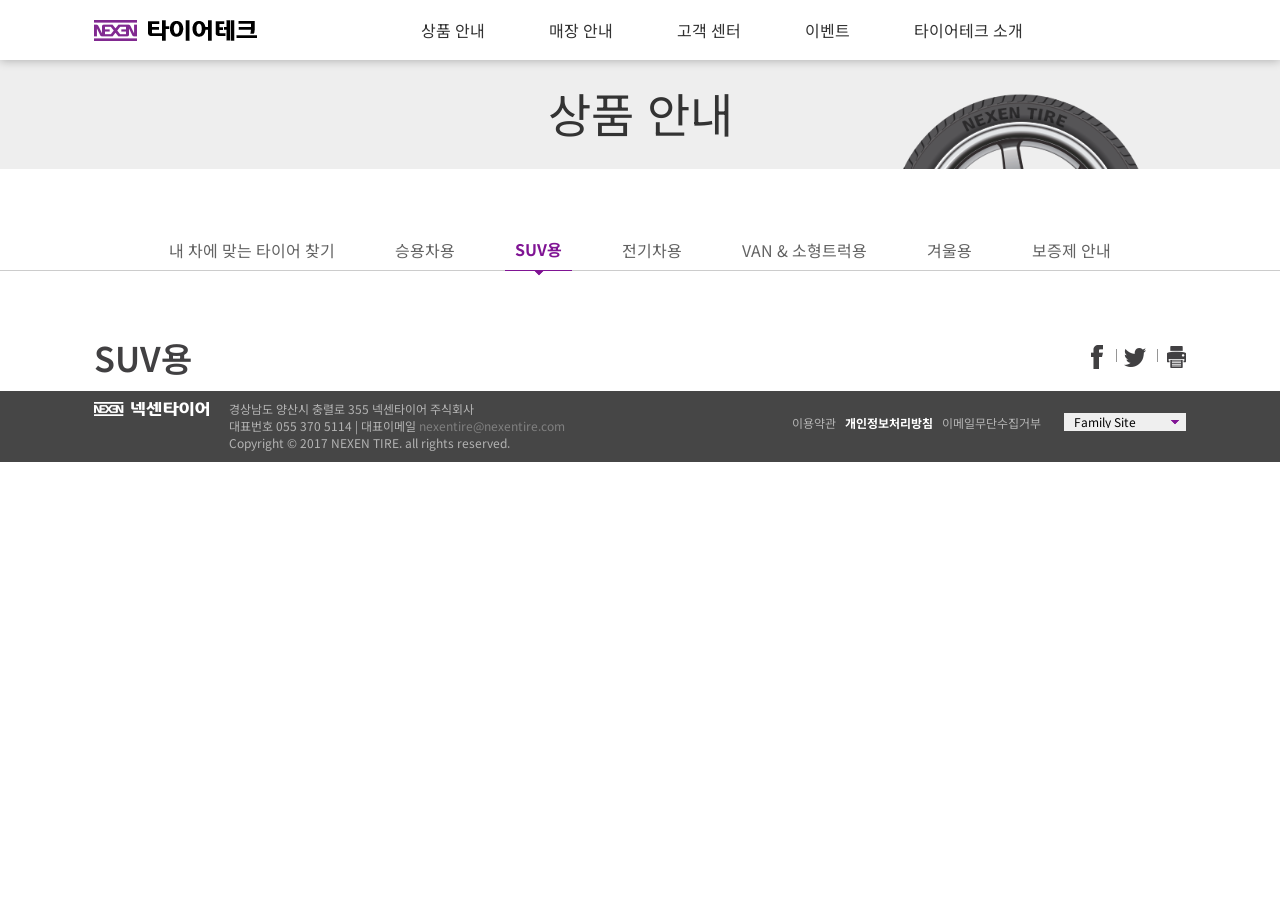
<file: product3.html>
<!DOCTYPE html>
<html lang="ko">
<head>
    <meta charset="UTF-8">
    <meta name="viewport" content="width=device-width, initial-scale=1.0">
    <title>상품안내 Tire-tech</title>
    
    <link rel="shortcut icon" href="img/favicon.ico" type="image/icon">
    <link rel="stylesheet" href="css/style.css">

    <script src="script/js.js" defer></script>
</head>
<body>
    <div id="header_container">
        <header class="">
            <h1><a href="index.html">타이어테크</a></h1>
            <button class="trigger">
                <span class="bar"></span>
                <span class="bar"></span>
                <span class="bar"></span>
            </button>
            <nav class="gnb">
                <ul class="navList">
                    <li>
                        <a href="product1.html" class="mainBtn">
                            <span>상품 안내</span>
                            <div class="icon"></div>
                            <ul class="sub">
                                <li><a href="product1.html">내 차에 맞는 <br>타이어 찾기</a></li>
                                <li><a href="product2.html">승용차용</a></li>
                                <li><a href="product3.html">SUV용</a></li>
                                <li><a href="product4.html">전기차용</a></li>
                                <li><a href="product5.html">VAN & 소형트럭용</a></li>
                                <li><a href="product6.html">겨울용</a></li>
                                <li><a href="product7.html">보증제 안내</a></li>
                            </ul>
                        </a>
                    </li>
                    <li>
                        <a href="shop.html" class="mainBtn">
                            <span>매장 안내</span>
                            <div class="icon"></div>
                            <ul class="sub">
                                <li><a href="shop.html">매장 찾기</a></li>
                                <li><a href="shop.html">신규 매장 안내</a></li>
                                <li><a href="shop.html">우수 매장 안내</a></li>
                            </ul>
                        </a>
                    </li>
                    <li>
                        <a href="center.html" class="mainBtn">
                            <span>고객 센터</span>
                            <div class="icon"></div>
                            <ul class="sub">
                                <li><a href="center.html">공지</a></li>
                                <li><a href="center.html">고객 문의</a></li>
                                <li><a href="center.html">타이어 상식</a></li>
                                <li><a href="center.html">타이어 자가 진단</a></li>
                            </ul>
                        </a>
                    </li>
                    <li>
                        <a href="event.html" class="mainBtn">
                            <span>이벤트</span>
                            <div class="icon"></div>
                            <ul class="sub">
                                <li><a href="event.html">이벤트</a></li>
                            </ul>
                        </a>
                    </li>
                    <li>
                        <a href="about.html" class="mainBtn">
                            <span>타이어테크 소개</span>
                            <div class="icon"></div>
                            <ul class="sub">
                                <li><a href="about.html">타이어테크 소개</a></li>
                                <li><a href="about.html">타이어 테크</a></li>
                                <li><a href="about.html">가맹점 개설 안내</a></li>
                                <li><a href="about.html">광고/홍보</a></li>
                            </ul>
                        </a>
                    </li>
                </ul>
            </nav>
        </header>
        <div class="sub_shadow"></div>
    </div>

    <div id="sub_container">
        <div class="sub_visual">
            <div class="title">
                <h1>상품 안내</h1>
            </div>
            <figure>
                <img src="img/sub/product_keyvisual.png" alt="">
            </figure>
        </div>
        <!-- .sub_visual END -->
    </div>

    <div class="sub_nav">
        <div class="container">
            <table>
                <tr>
                    <td><a href="product1.html">내 차에 맞는 타이어 찾기</a></td>
                    <td><a href="product2.html">승용차용</a></td>
                    <td class="active"><a href="product3.html">SUV용</a></td>
                    <td><a href="product4.html">전기차용</a></td>
                    <td><a href="product5.html">VAN & 소형트럭용</a></td>
                    <td><a href="product6.html">겨울용</a></td>
                    <td><a href="product7.html">보증제 안내</a></td>
                </tr>
            </table>
        </div>
    </div>
    <!-- sub_nav END -->

    <!-- content_wrap -->
    <div class="content_wrap">
        <div class="container">
            <div class="sub_content">
                <!-- con_title -->
                <div class="con_title">
                    <div class="title_txt">
                        <h3>SUV용</h3>
                    </div>
                    <div class="sns_btns">
                        <a href="#"><img src="img/sub/btn_sns1.gif" alt="페이스북"></a>
                        <a href="#"><img src="img/sub/btn_sns2.gif" alt="트위터"></a>
                        <a href="#"><img src="img/sub/btn_print.gif" alt="프린트"></a>
                    </div>
                </div>
                <!-- con_title END -->
            </div>
        </div>
    </div>
    <!-- content_wrap END -->

    <div id="footer_container">
        <footer>
            <div class="logo">
                <img src="img/footer_logo.png" alt="타이어테크 footer">
            </div>
            <div class="info">
                경상남도 양산시 충렬로 355 넥센타이어 주식회사<br>
                대표번호 055 370 5114 | 대표이메일 <a href="mailto:nexentire@nexentire.com">nexentire@nexentire.com</a><br>
				Copyright &copy; 2017 NEXEN TIRE. all rights reserved.
            </div>
            <div class="familySite_wrap">
                <select id="fam" onchange=" if(this.value != '')window.open( this.value ); ">
					<option value="">Family Site</option>
					<option value="http://www.nexentire.com/">넥센타이어</option>
					<option value="http://www.tirerental.co.kr">넥스트레벨</option>
					<option value="http://www.nexencorp.co.kr/">㈜넥센</option>
					<option value="http://www.knn.co.kr/">KNN</option>
					<option value="http://www.facebook.com/nexentire.korea">넥센타이어 페이스북</option>
					<option value="http://www.youtube.com/user/nexentireglobal">넥센타이어 유튜브</option>
				</select>
            </div>
            <div class="link_wrap">
                <a href="#">이용약관</a>
                <a href="#">개인정보처리방침</a>
                <a href="#">이메일무단수집거부</a>
            </div>
        </footer>
    </div>
</body>
</html>
</file>
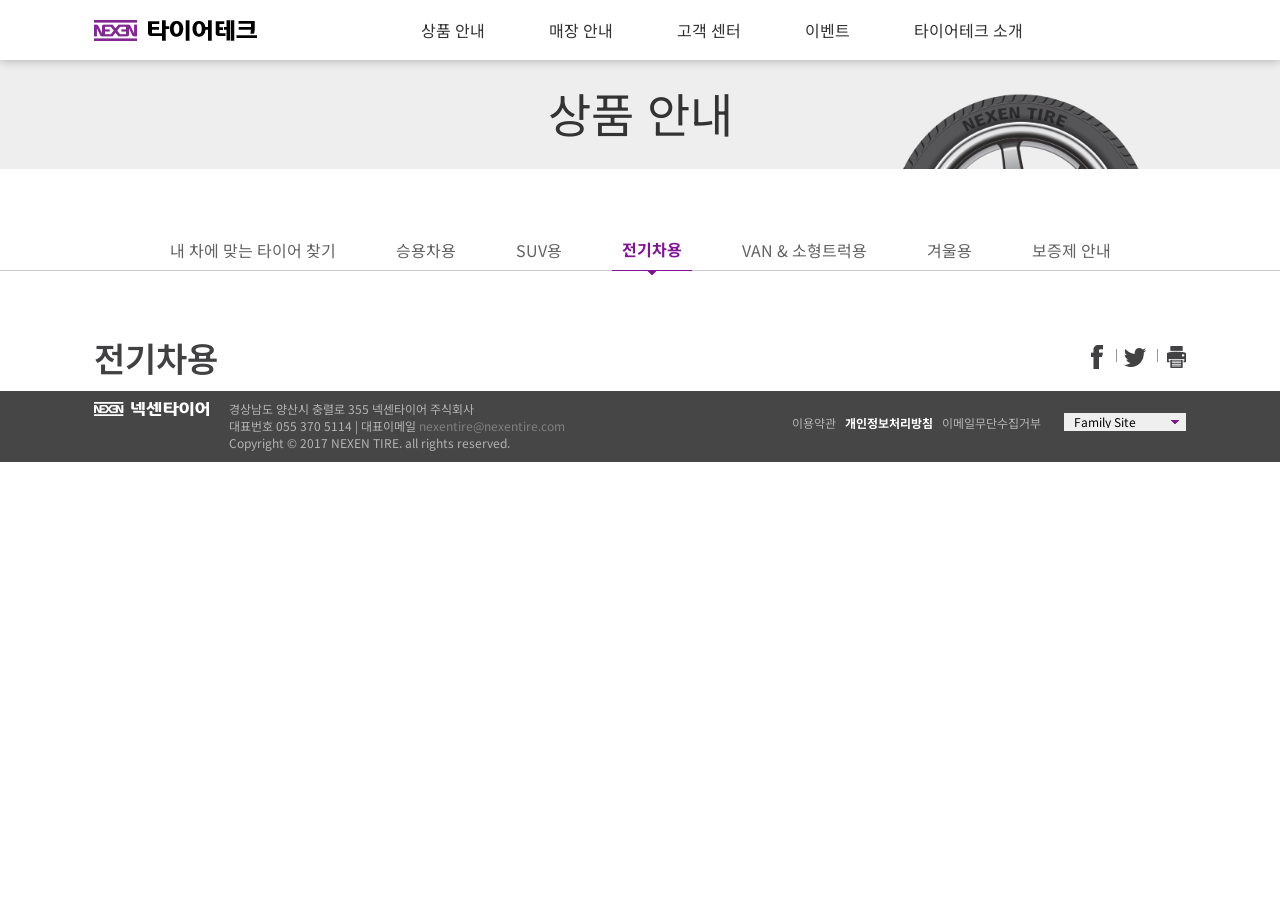
<file: product4.html>
<!DOCTYPE html>
<html lang="ko">
<head>
    <meta charset="UTF-8">
    <meta name="viewport" content="width=device-width, initial-scale=1.0">
    <title>상품안내 Tire-tech</title>
    
    <link rel="shortcut icon" href="img/favicon.ico" type="image/icon">
    <link rel="stylesheet" href="css/style.css">

    <script src="script/js.js" defer></script>
</head>
<body>
    <div id="header_container">
        <header class="">
            <h1><a href="index.html">타이어테크</a></h1>
            <button class="trigger">
                <span class="bar"></span>
                <span class="bar"></span>
                <span class="bar"></span>
            </button>
            <nav class="gnb">
                <ul class="navList">
                    <li>
                        <a href="product1.html" class="mainBtn">
                            <span>상품 안내</span>
                            <div class="icon"></div>
                            <ul class="sub">
                                <li><a href="product1.html">내 차에 맞는 <br>타이어 찾기</a></li>
                                <li><a href="product2.html">승용차용</a></li>
                                <li><a href="product3.html">SUV용</a></li>
                                <li><a href="product4.html">전기차용</a></li>
                                <li><a href="product5.html">VAN & 소형트럭용</a></li>
                                <li><a href="product6.html">겨울용</a></li>
                                <li><a href="product7.html">보증제 안내</a></li>
                            </ul>
                        </a>
                    </li>
                    <li>
                        <a href="shop.html" class="mainBtn">
                            <span>매장 안내</span>
                            <div class="icon"></div>
                            <ul class="sub">
                                <li><a href="shop.html">매장 찾기</a></li>
                                <li><a href="shop.html">신규 매장 안내</a></li>
                                <li><a href="shop.html">우수 매장 안내</a></li>
                            </ul>
                        </a>
                    </li>
                    <li>
                        <a href="center.html" class="mainBtn">
                            <span>고객 센터</span>
                            <div class="icon"></div>
                            <ul class="sub">
                                <li><a href="center.html">공지</a></li>
                                <li><a href="center.html">고객 문의</a></li>
                                <li><a href="center.html">타이어 상식</a></li>
                                <li><a href="center.html">타이어 자가 진단</a></li>
                            </ul>
                        </a>
                    </li>
                    <li>
                        <a href="event.html" class="mainBtn">
                            <span>이벤트</span>
                            <div class="icon"></div>
                            <ul class="sub">
                                <li><a href="event.html">이벤트</a></li>
                            </ul>
                        </a>
                    </li>
                    <li>
                        <a href="about.html" class="mainBtn">
                            <span>타이어테크 소개</span>
                            <div class="icon"></div>
                            <ul class="sub">
                                <li><a href="about.html">타이어테크 소개</a></li>
                                <li><a href="about.html">타이어 테크</a></li>
                                <li><a href="about.html">가맹점 개설 안내</a></li>
                                <li><a href="about.html">광고/홍보</a></li>
                            </ul>
                        </a>
                    </li>
                </ul>
            </nav>
        </header>
        <div class="sub_shadow"></div>
    </div>

    <div id="sub_container">
        <div class="sub_visual">
            <div class="title">
                <h1>상품 안내</h1>
            </div>
            <figure>
                <img src="img/sub/product_keyvisual.png" alt="">
            </figure>
        </div>
        <!-- .sub_visual END -->
    </div>

    <div class="sub_nav">
        <div class="container">
            <table>
                <tr>
                    <td><a href="product1.html">내 차에 맞는 타이어 찾기</a></td>
                    <td><a href="product2.html">승용차용</a></td>
                    <td><a href="product3.html">SUV용</a></td>
                    <td class="active"><a href="product4.html">전기차용</a></td>
                    <td><a href="product5.html">VAN & 소형트럭용</a></td>
                    <td><a href="product6.html">겨울용</a></td>
                    <td><a href="product7.html">보증제 안내</a></td>
                </tr>
            </table>
        </div>
    </div>
    <!-- sub_nav END -->

    <!-- content_wrap -->
    <div class="content_wrap">
        <div class="container">
            <div class="sub_content">
                <!-- con_title -->
                <div class="con_title">
                    <div class="title_txt">
                        <h3>전기차용</h3>
                    </div>
                    <div class="sns_btns">
                        <a href="#"><img src="img/sub/btn_sns1.gif" alt="페이스북"></a>
                        <a href="#"><img src="img/sub/btn_sns2.gif" alt="트위터"></a>
                        <a href="#"><img src="img/sub/btn_print.gif" alt="프린트"></a>
                    </div>
                </div>
                <!-- con_title END -->
            </div>
        </div>
    </div>
    <!-- content_wrap END -->

    <div id="footer_container">
        <footer>
            <div class="logo">
                <img src="img/footer_logo.png" alt="타이어테크 footer">
            </div>
            <div class="info">
                경상남도 양산시 충렬로 355 넥센타이어 주식회사<br>
                대표번호 055 370 5114 | 대표이메일 <a href="mailto:nexentire@nexentire.com">nexentire@nexentire.com</a><br>
				Copyright &copy; 2017 NEXEN TIRE. all rights reserved.
            </div>
            <div class="familySite_wrap">
                <select id="fam" onchange=" if(this.value != '')window.open( this.value ); ">
					<option value="">Family Site</option>
					<option value="http://www.nexentire.com/">넥센타이어</option>
					<option value="http://www.tirerental.co.kr">넥스트레벨</option>
					<option value="http://www.nexencorp.co.kr/">㈜넥센</option>
					<option value="http://www.knn.co.kr/">KNN</option>
					<option value="http://www.facebook.com/nexentire.korea">넥센타이어 페이스북</option>
					<option value="http://www.youtube.com/user/nexentireglobal">넥센타이어 유튜브</option>
				</select>
            </div>
            <div class="link_wrap">
                <a href="#">이용약관</a>
                <a href="#">개인정보처리방침</a>
                <a href="#">이메일무단수집거부</a>
            </div>
        </footer>
    </div>
</body>
</html>
</file>
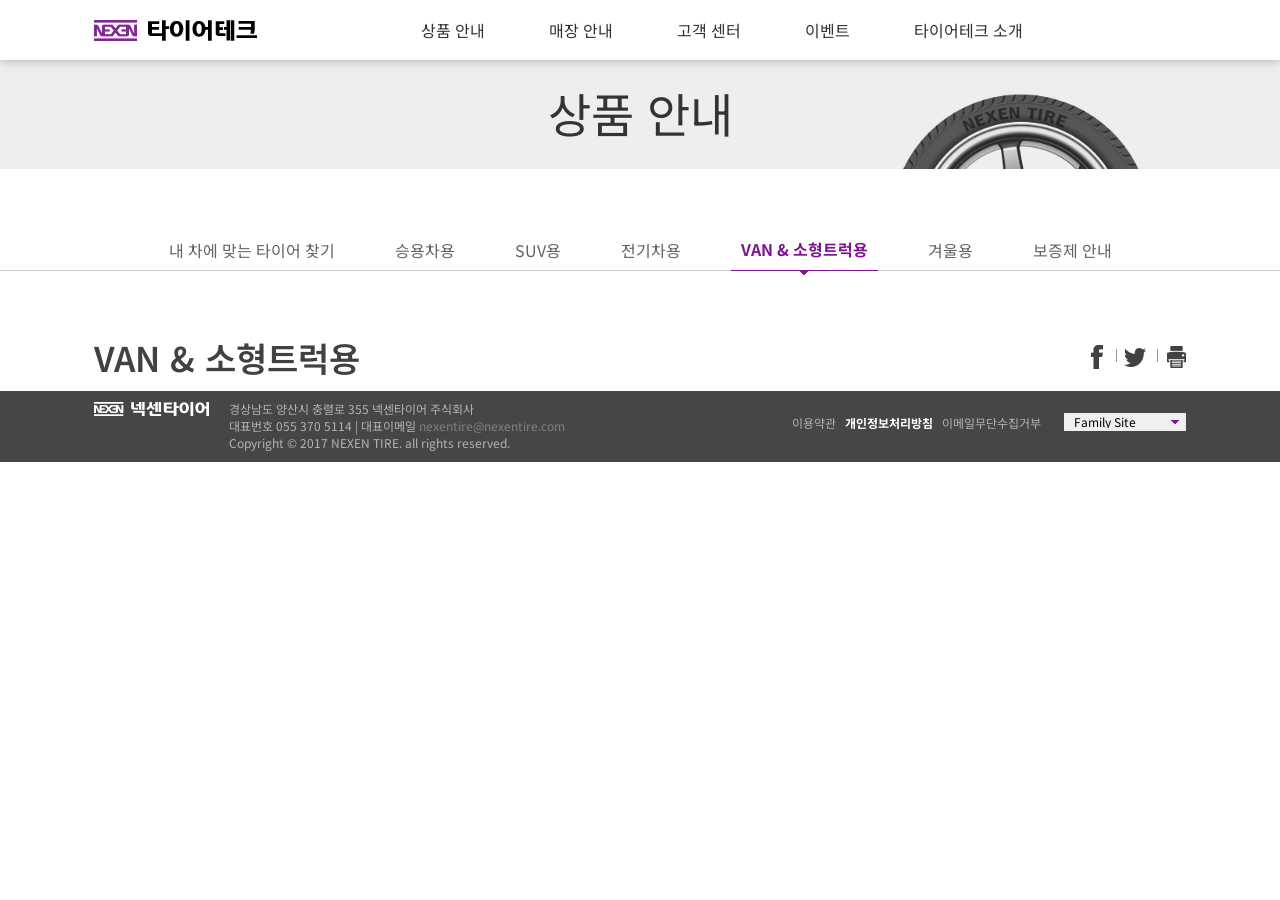
<file: product5.html>
<!DOCTYPE html>
<html lang="ko">
<head>
    <meta charset="UTF-8">
    <meta name="viewport" content="width=device-width, initial-scale=1.0">
    <title>상품안내 Tire-tech</title>
    
    <link rel="shortcut icon" href="img/favicon.ico" type="image/icon">
    <link rel="stylesheet" href="css/style.css">

    <script src="script/js.js" defer></script>
</head>
<body>
    <div id="header_container">
        <header class="">
            <h1><a href="index.html">타이어테크</a></h1>
            <button class="trigger">
                <span class="bar"></span>
                <span class="bar"></span>
                <span class="bar"></span>
            </button>
            <nav class="gnb">
                <ul class="navList">
                    <li>
                        <a href="product1.html" class="mainBtn">
                            <span>상품 안내</span>
                            <div class="icon"></div>
                            <ul class="sub">
                                <li><a href="product1.html">내 차에 맞는 <br>타이어 찾기</a></li>
                                <li><a href="product2.html">승용차용</a></li>
                                <li><a href="product3.html">SUV용</a></li>
                                <li><a href="product4.html">전기차용</a></li>
                                <li><a href="product5.html">VAN & 소형트럭용</a></li>
                                <li><a href="product6.html">겨울용</a></li>
                                <li><a href="product7.html">보증제 안내</a></li>
                            </ul>
                        </a>
                    </li>
                    <li>
                        <a href="shop.html" class="mainBtn">
                            <span>매장 안내</span>
                            <div class="icon"></div>
                            <ul class="sub">
                                <li><a href="shop.html">매장 찾기</a></li>
                                <li><a href="shop.html">신규 매장 안내</a></li>
                                <li><a href="shop.html">우수 매장 안내</a></li>
                            </ul>
                        </a>
                    </li>
                    <li>
                        <a href="center.html" class="mainBtn">
                            <span>고객 센터</span>
                            <div class="icon"></div>
                            <ul class="sub">
                                <li><a href="center.html">공지</a></li>
                                <li><a href="center.html">고객 문의</a></li>
                                <li><a href="center.html">타이어 상식</a></li>
                                <li><a href="center.html">타이어 자가 진단</a></li>
                            </ul>
                        </a>
                    </li>
                    <li>
                        <a href="event.html" class="mainBtn">
                            <span>이벤트</span>
                            <div class="icon"></div>
                            <ul class="sub">
                                <li><a href="event.html">이벤트</a></li>
                            </ul>
                        </a>
                    </li>
                    <li>
                        <a href="about.html" class="mainBtn">
                            <span>타이어테크 소개</span>
                            <div class="icon"></div>
                            <ul class="sub">
                                <li><a href="about.html">타이어테크 소개</a></li>
                                <li><a href="about.html">타이어 테크</a></li>
                                <li><a href="about.html">가맹점 개설 안내</a></li>
                                <li><a href="about.html">광고/홍보</a></li>
                            </ul>
                        </a>
                    </li>
                </ul>
            </nav>
        </header>
        <div class="sub_shadow"></div>
    </div>

    <div id="sub_container">
        <div class="sub_visual">
            <div class="title">
                <h1>상품 안내</h1>
            </div>
            <figure>
                <img src="img/sub/product_keyvisual.png" alt="">
            </figure>
        </div>
        <!-- .sub_visual END -->
    </div>

    <div class="sub_nav">
        <div class="container">
            <table>
                <tr>
                    <td><a href="product1.html">내 차에 맞는 타이어 찾기</a></td>
                    <td><a href="product2.html">승용차용</a></td>
                    <td><a href="product3.html">SUV용</a></td>
                    <td><a href="product4.html">전기차용</a></td>
                    <td class="active"><a href="product5.html">VAN & 소형트럭용</a></td>
                    <td><a href="product6.html">겨울용</a></td>
                    <td><a href="product7.html">보증제 안내</a></td>
                </tr>
            </table>
        </div>
    </div>
    <!-- sub_nav END -->

    <!-- content_wrap -->
    <div class="content_wrap">
        <div class="container">
            <div class="sub_content">
                <!-- con_title -->
                <div class="con_title">
                    <div class="title_txt">
                        <h3>VAN & 소형트럭용</h3>
                    </div>
                    <div class="sns_btns">
                        <a href="#"><img src="img/sub/btn_sns1.gif" alt="페이스북"></a>
                        <a href="#"><img src="img/sub/btn_sns2.gif" alt="트위터"></a>
                        <a href="#"><img src="img/sub/btn_print.gif" alt="프린트"></a>
                    </div>
                </div>
                <!-- con_title END -->
            </div>
        </div>
    </div>
    <!-- content_wrap END -->

    <div id="footer_container">
        <footer>
            <div class="logo">
                <img src="img/footer_logo.png" alt="타이어테크 footer">
            </div>
            <div class="info">
                경상남도 양산시 충렬로 355 넥센타이어 주식회사<br>
                대표번호 055 370 5114 | 대표이메일 <a href="mailto:nexentire@nexentire.com">nexentire@nexentire.com</a><br>
				Copyright &copy; 2017 NEXEN TIRE. all rights reserved.
            </div>
            <div class="familySite_wrap">
                <select id="fam" onchange=" if(this.value != '')window.open( this.value ); ">
					<option value="">Family Site</option>
					<option value="http://www.nexentire.com/">넥센타이어</option>
					<option value="http://www.tirerental.co.kr">넥스트레벨</option>
					<option value="http://www.nexencorp.co.kr/">㈜넥센</option>
					<option value="http://www.knn.co.kr/">KNN</option>
					<option value="http://www.facebook.com/nexentire.korea">넥센타이어 페이스북</option>
					<option value="http://www.youtube.com/user/nexentireglobal">넥센타이어 유튜브</option>
				</select>
            </div>
            <div class="link_wrap">
                <a href="#">이용약관</a>
                <a href="#">개인정보처리방침</a>
                <a href="#">이메일무단수집거부</a>
            </div>
        </footer>
    </div>
</body>
</html>
</file>
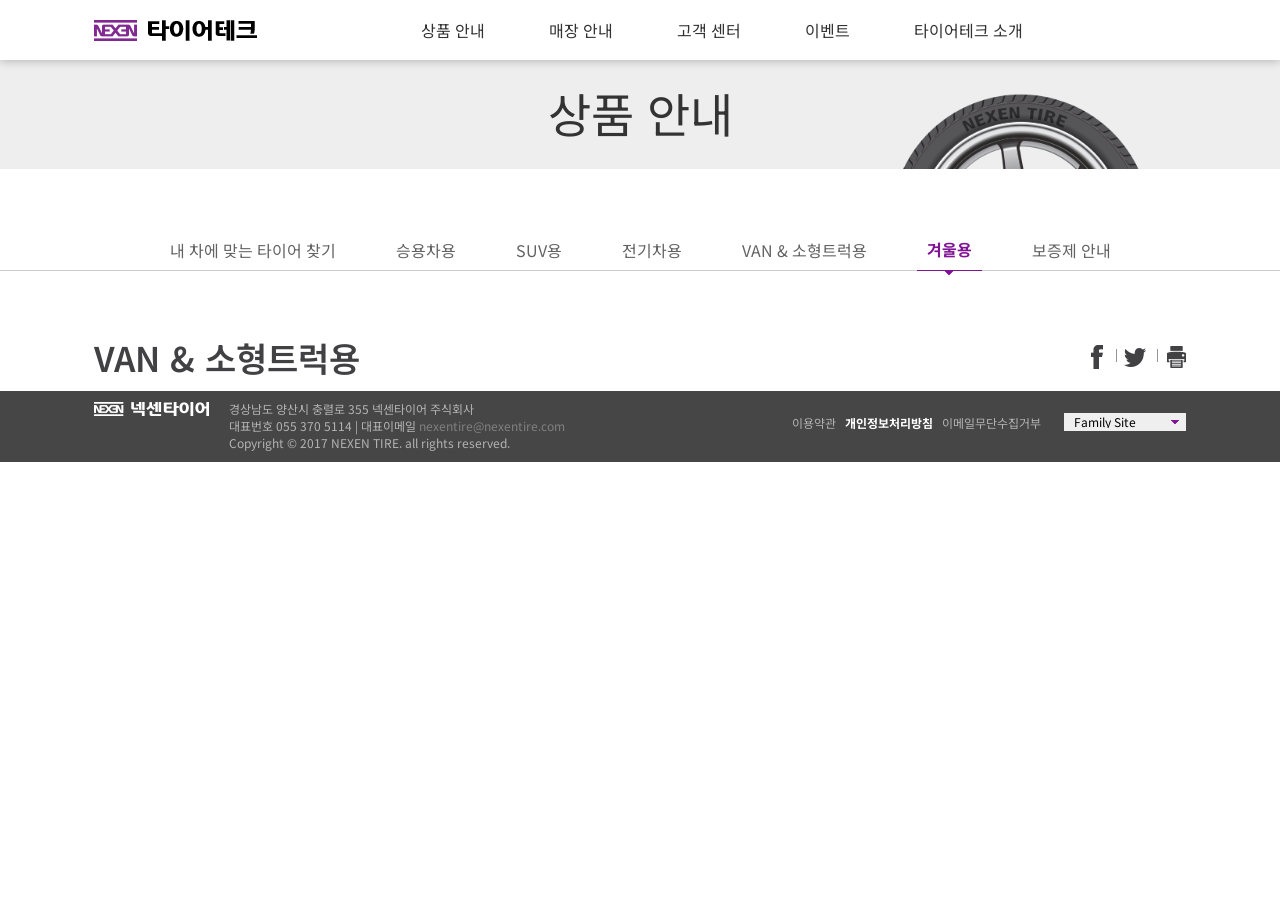
<file: product6.html>
<!DOCTYPE html>
<html lang="ko">
<head>
    <meta charset="UTF-8">
    <meta name="viewport" content="width=device-width, initial-scale=1.0">
    <title>상품안내 Tire-tech</title>
    
    <link rel="shortcut icon" href="img/favicon.ico" type="image/icon">
    <link rel="stylesheet" href="css/style.css">

    <script src="script/js.js" defer></script>
</head>
<body>
    <div id="header_container">
        <header class="">
            <h1><a href="index.html">타이어테크</a></h1>
            <button class="trigger">
                <span class="bar"></span>
                <span class="bar"></span>
                <span class="bar"></span>
            </button>
            <nav class="gnb">
                <ul class="navList">
                    <li>
                        <a href="product1.html" class="mainBtn">
                            <span>상품 안내</span>
                            <div class="icon"></div>
                            <ul class="sub">
                                <li><a href="product1.html">내 차에 맞는 <br>타이어 찾기</a></li>
                                <li><a href="product2.html">승용차용</a></li>
                                <li><a href="product3.html">SUV용</a></li>
                                <li><a href="product4.html">전기차용</a></li>
                                <li><a href="product5.html">VAN & 소형트럭용</a></li>
                                <li><a href="product6.html">겨울용</a></li>
                                <li><a href="product7.html">보증제 안내</a></li>
                            </ul>
                        </a>
                    </li>
                    <li>
                        <a href="shop.html" class="mainBtn">
                            <span>매장 안내</span>
                            <div class="icon"></div>
                            <ul class="sub">
                                <li><a href="shop.html">매장 찾기</a></li>
                                <li><a href="shop.html">신규 매장 안내</a></li>
                                <li><a href="shop.html">우수 매장 안내</a></li>
                            </ul>
                        </a>
                    </li>
                    <li>
                        <a href="center.html" class="mainBtn">
                            <span>고객 센터</span>
                            <div class="icon"></div>
                            <ul class="sub">
                                <li><a href="center.html">공지</a></li>
                                <li><a href="center.html">고객 문의</a></li>
                                <li><a href="center.html">타이어 상식</a></li>
                                <li><a href="center.html">타이어 자가 진단</a></li>
                            </ul>
                        </a>
                    </li>
                    <li>
                        <a href="event.html" class="mainBtn">
                            <span>이벤트</span>
                            <div class="icon"></div>
                            <ul class="sub">
                                <li><a href="event.html">이벤트</a></li>
                            </ul>
                        </a>
                    </li>
                    <li>
                        <a href="about.html" class="mainBtn">
                            <span>타이어테크 소개</span>
                            <div class="icon"></div>
                            <ul class="sub">
                                <li><a href="about.html">타이어테크 소개</a></li>
                                <li><a href="about.html">타이어 테크</a></li>
                                <li><a href="about.html">가맹점 개설 안내</a></li>
                                <li><a href="about.html">광고/홍보</a></li>
                            </ul>
                        </a>
                    </li>
                </ul>
            </nav>
        </header>
        <div class="sub_shadow"></div>
    </div>

    <div id="sub_container">
        <div class="sub_visual">
            <div class="title">
                <h1>상품 안내</h1>
            </div>
            <figure>
                <img src="img/sub/product_keyvisual.png" alt="">
            </figure>
        </div>
        <!-- .sub_visual END -->
    </div>

    <div class="sub_nav">
        <div class="container">
            <table>
                <tr>
                    <td><a href="product1.html">내 차에 맞는 타이어 찾기</a></td>
                    <td><a href="product2.html">승용차용</a></td>
                    <td><a href="product3.html">SUV용</a></td>
                    <td><a href="product4.html">전기차용</a></td>
                    <td><a href="product5.html">VAN & 소형트럭용</a></td>
                    <td class="active"><a href="product6.html">겨울용</a></td>
                    <td><a href="product7.html">보증제 안내</a></td>
                </tr>
            </table>
        </div>
    </div>
    <!-- sub_nav END -->

    <!-- content_wrap -->
    <div class="content_wrap">
        <div class="container">
            <div class="sub_content">
                <!-- con_title -->
                <div class="con_title">
                    <div class="title_txt">
                        <h3>VAN & 소형트럭용</h3>
                    </div>
                    <div class="sns_btns">
                        <a href="#"><img src="img/sub/btn_sns1.gif" alt="페이스북"></a>
                        <a href="#"><img src="img/sub/btn_sns2.gif" alt="트위터"></a>
                        <a href="#"><img src="img/sub/btn_print.gif" alt="프린트"></a>
                    </div>
                </div>
                <!-- con_title END -->
            </div>
        </div>
    </div>
    <!-- content_wrap END -->

    <div id="footer_container">
        <footer>
            <div class="logo">
                <img src="img/footer_logo.png" alt="타이어테크 footer">
            </div>
            <div class="info">
                경상남도 양산시 충렬로 355 넥센타이어 주식회사<br>
                대표번호 055 370 5114 | 대표이메일 <a href="mailto:nexentire@nexentire.com">nexentire@nexentire.com</a><br>
				Copyright &copy; 2017 NEXEN TIRE. all rights reserved.
            </div>
            <div class="familySite_wrap">
                <select id="fam" onchange=" if(this.value != '')window.open( this.value ); ">
					<option value="">Family Site</option>
					<option value="http://www.nexentire.com/">넥센타이어</option>
					<option value="http://www.tirerental.co.kr">넥스트레벨</option>
					<option value="http://www.nexencorp.co.kr/">㈜넥센</option>
					<option value="http://www.knn.co.kr/">KNN</option>
					<option value="http://www.facebook.com/nexentire.korea">넥센타이어 페이스북</option>
					<option value="http://www.youtube.com/user/nexentireglobal">넥센타이어 유튜브</option>
				</select>
            </div>
            <div class="link_wrap">
                <a href="#">이용약관</a>
                <a href="#">개인정보처리방침</a>
                <a href="#">이메일무단수집거부</a>
            </div>
        </footer>
    </div>
</body>
</html>
</file>
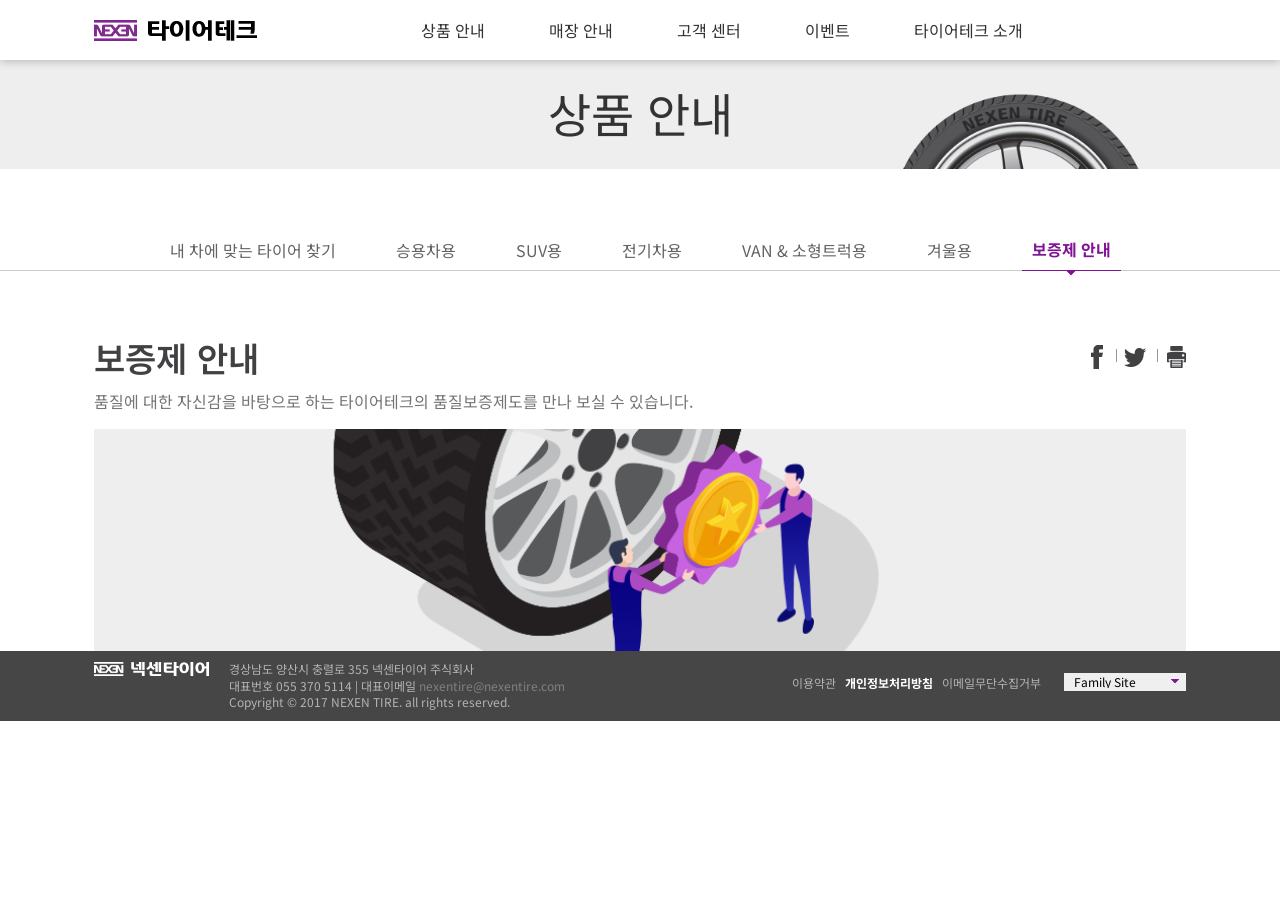
<file: product7.html>
<!DOCTYPE html>
<html lang="ko">
<head>
    <meta charset="UTF-8">
    <meta name="viewport" content="width=device-width, initial-scale=1.0">
    <title>상품안내 Tire-tech</title>
    
    <link rel="shortcut icon" href="img/favicon.ico" type="image/icon">
    <link rel="stylesheet" href="css/style.css">

    <script src="script/js.js" defer></script>
</head>
<body>
    <div id="header_container">
        <header class="">
            <h1><a href="index.html">타이어테크</a></h1>
            <button class="trigger">
                <span class="bar"></span>
                <span class="bar"></span>
                <span class="bar"></span>
            </button>
            <nav class="gnb">
                <ul class="navList">
                    <li>
                        <a href="product1.html" class="mainBtn">
                            <span>상품 안내</span>
                            <div class="icon"></div>
                            <ul class="sub">
                                <li><a href="product1.html">내 차에 맞는 <br>타이어 찾기</a></li>
                                <li><a href="product2.html">승용차용</a></li>
                                <li><a href="product3.html">SUV용</a></li>
                                <li><a href="product4.html">전기차용</a></li>
                                <li><a href="product5.html">VAN & 소형트럭용</a></li>
                                <li><a href="product6.html">겨울용</a></li>
                                <li><a href="product7.html">보증제 안내</a></li>
                            </ul>
                        </a>
                    </li>
                    <li>
                        <a href="shop.html" class="mainBtn">
                            <span>매장 안내</span>
                            <div class="icon"></div>
                            <ul class="sub">
                                <li><a href="shop.html">매장 찾기</a></li>
                                <li><a href="shop.html">신규 매장 안내</a></li>
                                <li><a href="shop.html">우수 매장 안내</a></li>
                            </ul>
                        </a>
                    </li>
                    <li>
                        <a href="center.html" class="mainBtn">
                            <span>고객 센터</span>
                            <div class="icon"></div>
                            <ul class="sub">
                                <li><a href="center.html">공지</a></li>
                                <li><a href="center.html">고객 문의</a></li>
                                <li><a href="center.html">타이어 상식</a></li>
                                <li><a href="center.html">타이어 자가 진단</a></li>
                            </ul>
                        </a>
                    </li>
                    <li>
                        <a href="event.html" class="mainBtn">
                            <span>이벤트</span>
                            <div class="icon"></div>
                            <ul class="sub">
                                <li><a href="event.html">이벤트</a></li>
                            </ul>
                        </a>
                    </li>
                    <li>
                        <a href="about.html" class="mainBtn">
                            <span>타이어테크 소개</span>
                            <div class="icon"></div>
                            <ul class="sub">
                                <li><a href="about.html">타이어테크 소개</a></li>
                                <li><a href="about.html">타이어 테크</a></li>
                                <li><a href="about.html">가맹점 개설 안내</a></li>
                                <li><a href="about.html">광고/홍보</a></li>
                            </ul>
                        </a>
                    </li>
                </ul>
            </nav>
        </header>
        <div class="sub_shadow"></div>
    </div>

    <div id="sub_container">
        <div class="sub_visual">
            <div class="title">
                <h1>상품 안내</h1>
            </div>
            <figure>
                <img src="img/sub/product_keyvisual.png" alt="">
            </figure>
        </div>
        <!-- .sub_visual END -->
    </div>

    <div class="sub_nav">
        <div class="container">
            <table>
                <tr>
                    <td><a href="product1.html">내 차에 맞는 타이어 찾기</a></td>
                    <td><a href="product2.html">승용차용</a></td>
                    <td><a href="product3.html">SUV용</a></td>
                    <td><a href="product4.html">전기차용</a></td>
                    <td><a href="product5.html">VAN & 소형트럭용</a></td>
                    <td><a href="product6.html">겨울용</a></td>
                    <td class="active"><a href="product7.html">보증제 안내</a></td>
                </tr>
            </table>
        </div>
    </div>
    <!-- sub_nav END -->

    <!-- content_wrap -->
    <div class="content_wrap">
        <div class="container">
            <div class="sub_content">
                <!-- con_title -->
                <div class="con_title">
                    <div class="title_txt">
                        <h3>보증제 안내</h3>
                        <span>품질에 대한 자신감을 바탕으로 하는 타이어테크의 품질보증제도를 만나 보실 수 있습니다.</span>
                    </div>
                    <div class="sns_btns">
                        <a href="#"><img src="img/sub/btn_sns1.gif" alt="페이스북"></a>
                        <a href="#"><img src="img/sub/btn_sns2.gif" alt="트위터"></a>
                        <a href="#"><img src="img/sub/btn_print.gif" alt="프린트"></a>
                    </div>
                </div>
                <!-- con_title END -->
            </div>

            <!-- sub_main -->
            <div class="sub_main">
                <!-- 서브 컨텐츠 내용들이 들어가는 곳 -->
                <figure class="title_img">
                    <img src="img/sub/guarantee_title.png" alt="">
                </figure>
            </div>
            <!-- sub_main END -->

        </div>
    </div>
    <!-- content_wrap END -->

    <div id="footer_container">
        <footer>
            <div class="logo">
                <img src="img/footer_logo.png" alt="타이어테크 footer">
            </div>
            <div class="info">
                경상남도 양산시 충렬로 355 넥센타이어 주식회사<br>
                대표번호 055 370 5114 | 대표이메일 <a href="mailto:nexentire@nexentire.com">nexentire@nexentire.com</a><br>
				Copyright &copy; 2017 NEXEN TIRE. all rights reserved.
            </div>
            <div class="familySite_wrap">
                <select id="fam" onchange=" if(this.value != '')window.open( this.value ); ">
					<option value="">Family Site</option>
					<option value="http://www.nexentire.com/">넥센타이어</option>
					<option value="http://www.tirerental.co.kr">넥스트레벨</option>
					<option value="http://www.nexencorp.co.kr/">㈜넥센</option>
					<option value="http://www.knn.co.kr/">KNN</option>
					<option value="http://www.facebook.com/nexentire.korea">넥센타이어 페이스북</option>
					<option value="http://www.youtube.com/user/nexentireglobal">넥센타이어 유튜브</option>
				</select>
            </div>
            <div class="link_wrap">
                <a href="#">이용약관</a>
                <a href="#">개인정보처리방침</a>
                <a href="#">이메일무단수집거부</a>
            </div>
        </footer>
    </div>
</body>
</html>
</file>
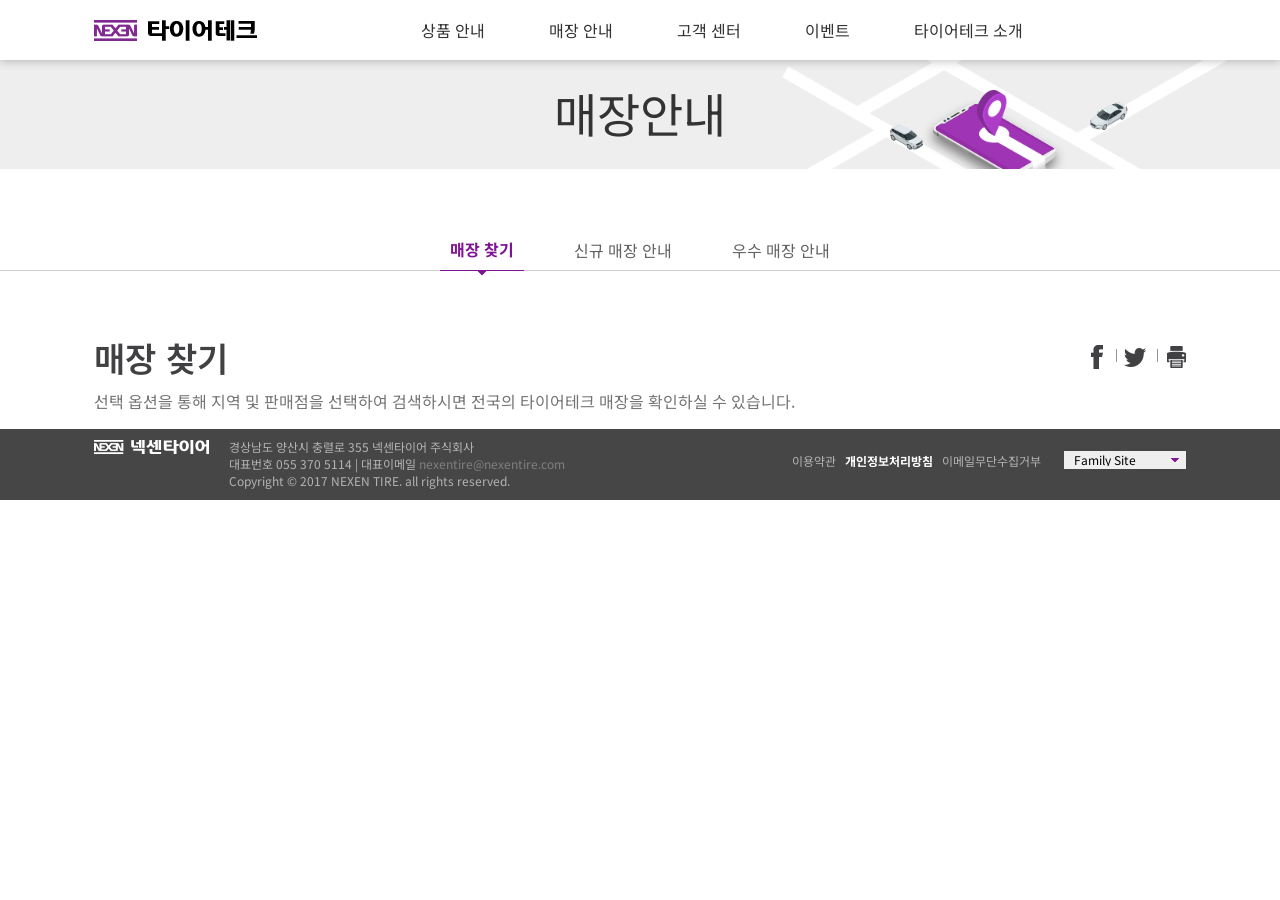
<file: shop.html>
<!DOCTYPE html>
<html lang="ko">
<head>
    <meta charset="UTF-8">
    <meta name="viewport" content="width=device-width, initial-scale=1.0">
    <title>상품안내 Tire-tech</title>
    
    <link rel="shortcut icon" href="img/favicon.ico" type="image/icon">
    <link rel="stylesheet" href="css/style.css">

    <script src="script/js.js" defer></script>
</head>
<body>
    <div id="header_container">
        <header class="">
            <h1><a href="index.html">타이어테크</a></h1>
            <button class="trigger">
                <span class="bar"></span>
                <span class="bar"></span>
                <span class="bar"></span>
            </button>
            <nav class="gnb">
                <ul class="navList">
                    <li>
                        <a href="product1.html" class="mainBtn">
                            <span>상품 안내</span>
                            <div class="icon"></div>
                            <ul class="sub">
                                <li><a href="product1.html">내 차에 맞는 <br>타이어 찾기</a></li>
                                <li><a href="product2.html">승용차용</a></li>
                                <li><a href="product3.html">SUV용</a></li>
                                <li><a href="product4.html">전기차용</a></li>
                                <li><a href="product5.html">VAN & 소형트럭용</a></li>
                                <li><a href="product6.html">겨울용</a></li>
                                <li><a href="product7.html">보증제 안내</a></li>
                            </ul>
                        </a>
                    </li>
                    <li>
                        <a href="shop.html" class="mainBtn">
                            <span>매장 안내</span>
                            <div class="icon"></div>
                            <ul class="sub">
                                <li><a href="shop.html">매장 찾기</a></li>
                                <li><a href="shop.html">신규 매장 안내</a></li>
                                <li><a href="shop.html">우수 매장 안내</a></li>
                            </ul>
                        </a>
                    </li>
                    <li>
                        <a href="center.html" class="mainBtn">
                            <span>고객 센터</span>
                            <div class="icon"></div>
                            <ul class="sub">
                                <li><a href="center.html">공지</a></li>
                                <li><a href="center.html">고객 문의</a></li>
                                <li><a href="center.html">타이어 상식</a></li>
                                <li><a href="center.html">타이어 자가 진단</a></li>
                            </ul>
                        </a>
                    </li>
                    <li>
                        <a href="event.html" class="mainBtn">
                            <span>이벤트</span>
                            <div class="icon"></div>
                            <ul class="sub">
                                <li><a href="event.html">이벤트</a></li>
                            </ul>
                        </a>
                    </li>
                    <li>
                        <a href="about.html" class="mainBtn">
                            <span>타이어테크 소개</span>
                            <div class="icon"></div>
                            <ul class="sub">
                                <li><a href="about.html">타이어테크 소개</a></li>
                                <li><a href="about.html">타이어 테크</a></li>
                                <li><a href="about.html">가맹점 개설 안내</a></li>
                                <li><a href="about.html">광고/홍보</a></li>
                            </ul>
                        </a>
                    </li>
                </ul>
            </nav>
        </header>
        <div class="sub_shadow"></div>
    </div>

    <div id="sub_container">
        <div class="sub_visual">
            <div class="title">
                <h1>매장안내</h1>
            </div>
            <figure>
                <img src="img/sub/service_keyvisual.png" alt="">
            </figure>
        </div>
        <!-- .sub_visual END -->
    </div>

    <div class="sub_nav">
        <div class="container">
            <table>
                <tr>
                    <td class="active"><a href="shop.html">매장 찾기</a></td>
                    <td><a href="shop.html">신규 매장 안내</a></td>
                    <td><a href="shop.html">우수 매장 안내</a></td>
                </tr>
            </table>
        </div>
    </div>
    <!-- sub_nav END -->

    <!-- content_wrap -->
    <div class="content_wrap">
        <div class="container">
            <div class="sub_content">
                <!-- con_title -->
                <div class="con_title">
                    <div class="title_txt">
                        <h3>매장 찾기</h3>
                        <span>선택 옵션을 통해 지역 및 판매점을 선택하여 검색하시면 전국의 타이어테크 매장을 확인하실 수 있습니다.</span>
                    </div>
                    <div class="sns_btns">
                        <a href="#"><img src="img/sub/btn_sns1.gif" alt="페이스북"></a>
                        <a href="#"><img src="img/sub/btn_sns2.gif" alt="트위터"></a>
                        <a href="#"><img src="img/sub/btn_print.gif" alt="프린트"></a>
                    </div>
                </div>
                <!-- con_title END -->
            </div>

            <!-- sub_main -->
            <div class="sub_main">
            </div>
            <!-- sub_main END -->

        </div>
    </div>
    <!-- content_wrap END -->

    <div id="footer_container">
        <footer>
            <div class="logo">
                <img src="img/footer_logo.png" alt="타이어테크 footer">
            </div>
            <div class="info">
                경상남도 양산시 충렬로 355 넥센타이어 주식회사<br>
                대표번호 055 370 5114 | 대표이메일 <a href="mailto:nexentire@nexentire.com">nexentire@nexentire.com</a><br>
				Copyright &copy; 2017 NEXEN TIRE. all rights reserved.
            </div>
            <div class="familySite_wrap">
                <select id="fam" onchange=" if(this.value != '')window.open( this.value ); ">
					<option value="">Family Site</option>
					<option value="http://www.nexentire.com/">넥센타이어</option>
					<option value="http://www.tirerental.co.kr">넥스트레벨</option>
					<option value="http://www.nexencorp.co.kr/">㈜넥센</option>
					<option value="http://www.knn.co.kr/">KNN</option>
					<option value="http://www.facebook.com/nexentire.korea">넥센타이어 페이스북</option>
					<option value="http://www.youtube.com/user/nexentireglobal">넥센타이어 유튜브</option>
				</select>
            </div>
            <div class="link_wrap">
                <a href="#">이용약관</a>
                <a href="#">개인정보처리방침</a>
                <a href="#">이메일무단수집거부</a>
            </div>
        </footer>
    </div>
</body>
</html>
</file>
<file: css/style.css>
@import url(reset.css);
@import url(head.css);
@import url(visual.css);
@import url(main.css);
@import url(sns.css);
@import url(footer.css);

@import url(sub.css);
</file>
